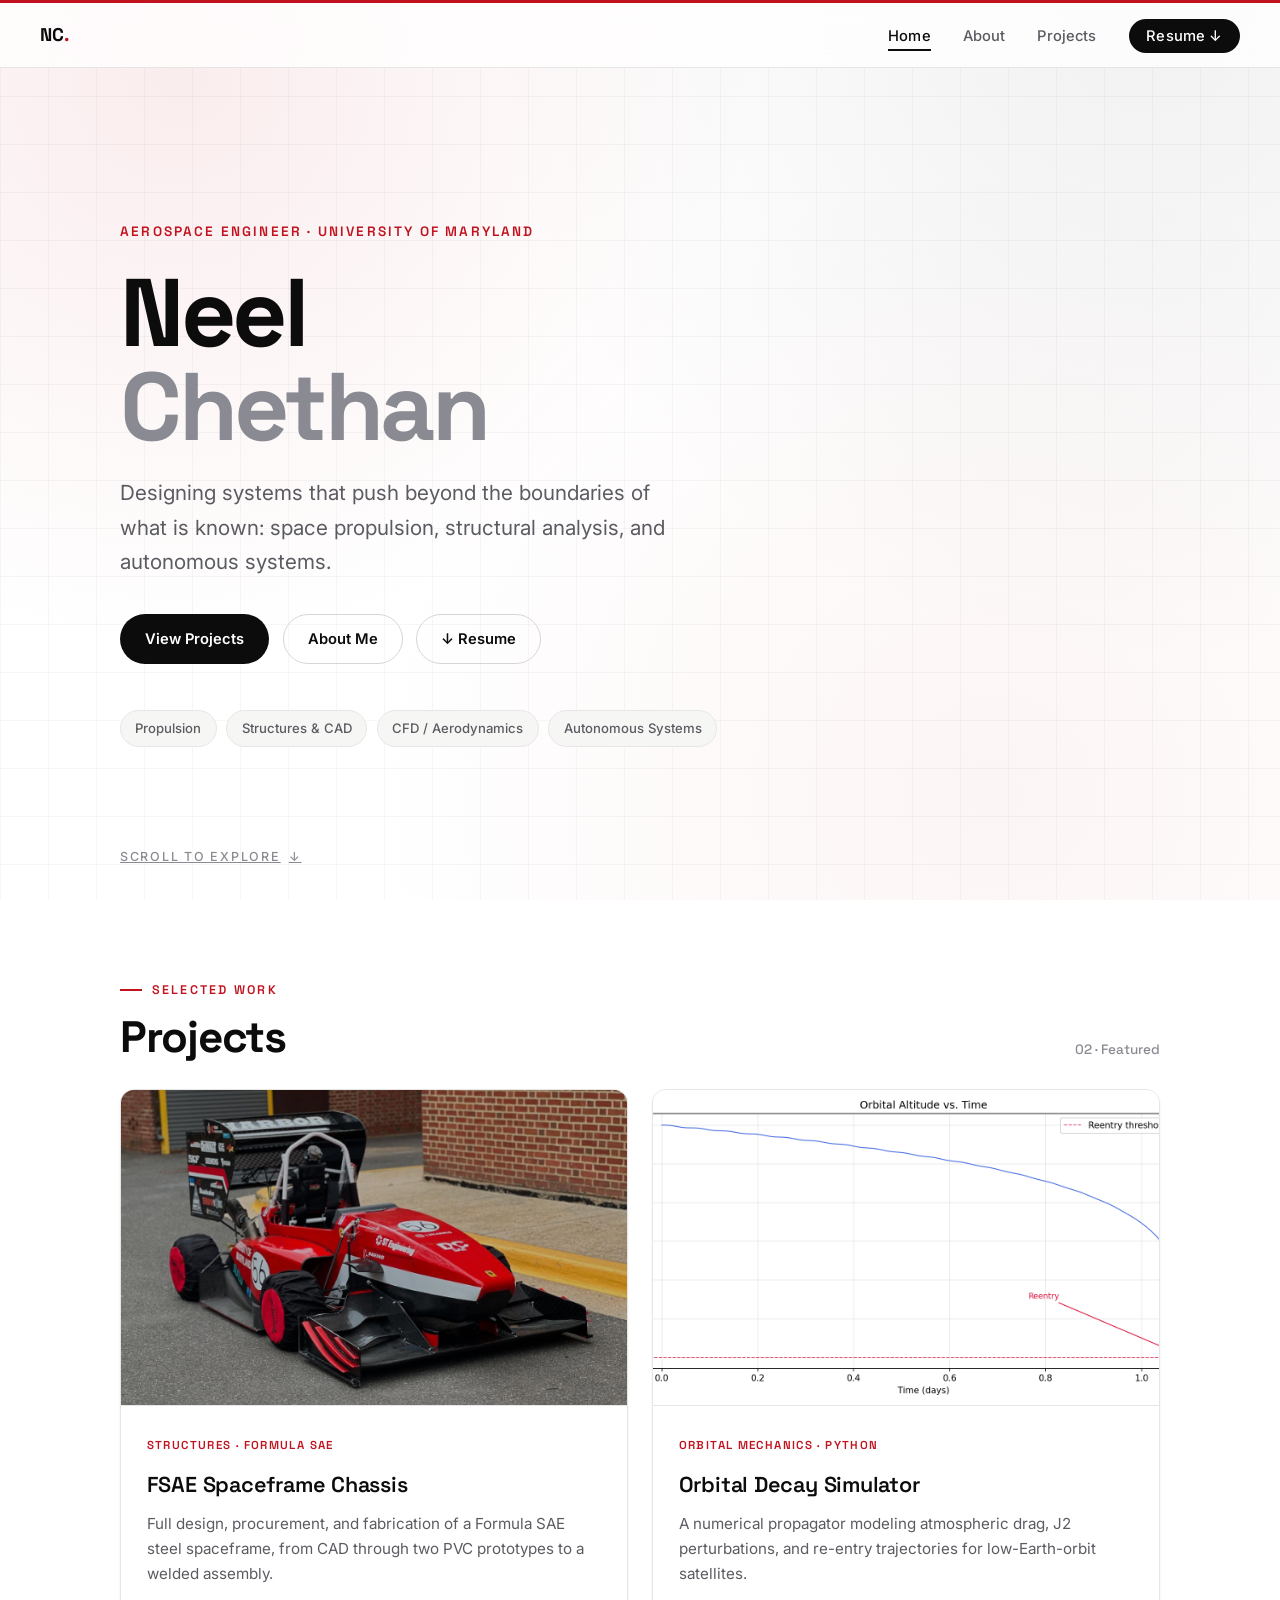
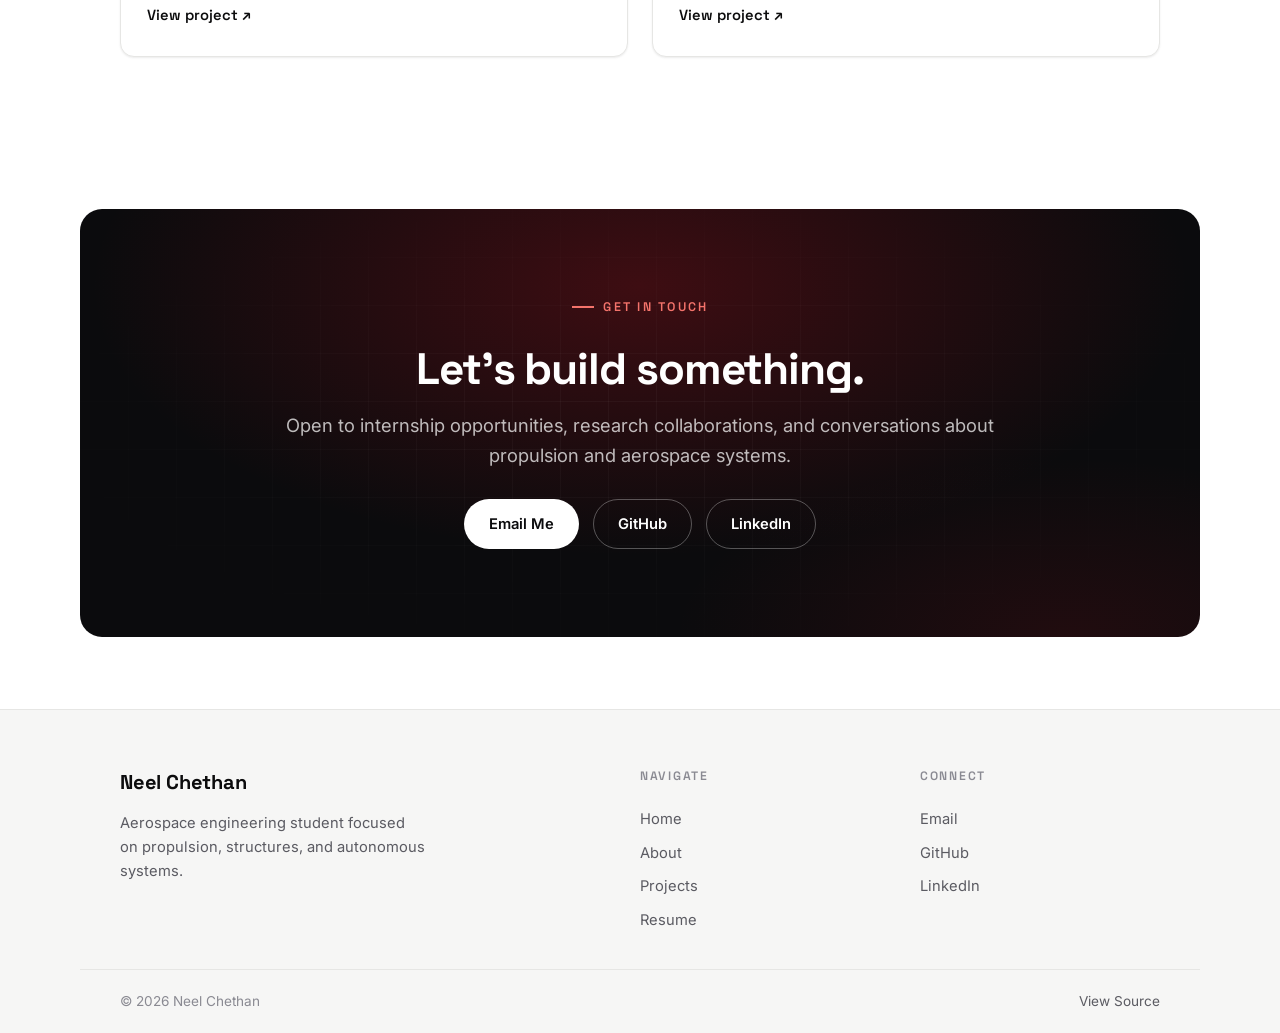
<file: index.html>
<!DOCTYPE html>
<html lang="en">
<head>
  <meta charset="UTF-8" />
  <meta property="og:title" content="Neel Chethan | Aerospace Engineer" />
  <meta property="og:description" content="Projects in aerodynamics, propulsion, and autonomous systems." />
  <meta property="og:image" content="https://neelchethanco.github.io/preview.png?v=3" />
  <meta property="og:image:width" content="1200" />
  <meta property="og:image:height" content="630" />
  <meta property="og:url" content="https://neelchethanco.github.io" />
  <meta property="og:type" content="website" />
  <meta name="twitter:card" content="summary_large_image" />
  <meta name="twitter:title" content="Neel Chethan | Aerospace Engineer" />
  <meta name="twitter:description" content="Projects in aerodynamics, propulsion, and autonomous systems." />
  <meta name="twitter:image" content="https://neelchethanco.github.io/preview.png?v=3" />
  <meta name="viewport" content="width=device-width, initial-scale=1.0" />
  <meta name="color-scheme" content="light" />
  <title>Neel Chethan | Aerospace Engineer</title>
  <meta name="description" content="Aerospace engineering portfolio focused on space propulsion, structural analysis, and hypersonic vehicle design." />
  <link rel="preconnect" href="https://fonts.googleapis.com" />
  <link rel="preconnect" href="https://fonts.gstatic.com" crossorigin />
  <link href="https://fonts.googleapis.com/css2?family=Inter:wght@400;500;600;700&family=Space+Grotesk:wght@500;600;700&display=swap" rel="stylesheet" />
  <link rel="stylesheet" href="css/style.css?v=9" />
</head>
<body>

<nav>
  <a class="nav-logo" href="index.html">NC<span>.</span></a>
  <button class="nav-toggle" aria-label="Toggle menu" aria-expanded="false">
    <span></span><span></span><span></span>
  </button>
  <ul class="nav-links">
    <li><a href="index.html" class="active">Home</a></li>
    <li><a href="about.html">About</a></li>
    <li><a href="#projects">Projects</a></li>
    <li><a href="resume.pdf" target="_blank" class="nav-cta">Resume ↓</a></li>
  </ul>
</nav>

<!-- Hero -->
<main>
  <section class="hero">
    <p class="hero-eyebrow reveal">Aerospace Engineer · University of Maryland</p>
    <h1 class="reveal">Neel<br /><span>Chethan</span></h1>
    <p class="hero-bio reveal">
      Designing systems that push beyond the boundaries of what is known:
      space propulsion, structural analysis, and autonomous systems.
    </p>
    <div class="hero-cta reveal">
      <a class="btn btn-primary" href="#projects">View Projects</a>
      <a class="btn btn-outline" href="about.html">About Me</a>
      <a class="btn btn-outline" href="resume.pdf" target="_blank">↓ Resume</a>
    </div>
    <div class="hero-meta reveal">
      <span>Propulsion</span>
      <span>Structures &amp; CAD</span>
      <span>CFD / Aerodynamics</span>
      <span>Autonomous Systems</span>
    </div>
    <a href="#projects" class="scroll-cue">Scroll to explore</a>
  </section>
</main>

<!-- Projects showcase: compact card grid, scroll-darkening -->
<section id="projects" class="projects-section">
  <div class="projects-inner">
    <p class="section-label">Selected Work</p>
    <div class="proj-head">
      <h2>Projects</h2>
      <span class="proj-count">02 · Featured</span>
    </div>
    <div class="proj-grid">

      <a class="proj-card" href="projects/fsae-chassis.html">
        <div class="proj-card-img">
          <img src="projects/images/umd-fsae-car.png" alt="UMD Formula SAE car" loading="lazy" />
        </div>
        <div class="proj-card-body">
          <span class="proj-card-tag">Structures · Formula SAE</span>
          <h3>FSAE Spaceframe Chassis</h3>
          <p>Full design, procurement, and fabrication of a Formula SAE steel spaceframe, from CAD through two PVC prototypes to a welded assembly.</p>
          <span class="proj-card-cta">View project ↗</span>
        </div>
      </a>

      <a class="proj-card" href="projects/orbital-simulator.html">
        <div class="proj-card-img">
          <img src="projects/images/altitude_decay.png" alt="Orbital altitude decay curve with re-entry threshold" loading="lazy" />
        </div>
        <div class="proj-card-body">
          <span class="proj-card-tag">Orbital Mechanics · Python</span>
          <h3>Orbital Decay Simulator</h3>
          <p>A numerical propagator modeling atmospheric drag, J2 perturbations, and re-entry trajectories for low-Earth-orbit satellites.</p>
          <span class="proj-card-cta">View project ↗</span>
        </div>
      </a>

    </div>
  </div>
</section>

<!-- Contact -->
<section id="contact" class="contact-section">
  <p class="section-label reveal">Get in Touch</p>
  <h2 class="reveal">Let's build something.</h2>
  <p class="lead reveal">
    Open to internship opportunities, research collaborations, and conversations
    about propulsion and aerospace systems.
  </p>
  <div class="hero-cta reveal">
    <a class="btn btn-primary" href="mailto:neelchethan.co@gmail.com">Email Me</a>
    <a class="btn btn-outline" href="https://github.com/neelchethanco" target="_blank">GitHub</a>
    <a class="btn btn-outline" href="https://linkedin.com/in/neelchethan" target="_blank">LinkedIn</a>
  </div>
</section>

<footer class="site-footer">
  <div class="footer-inner">
    <div class="footer-brand">
      <a class="footer-logo" href="index.html">Neel Chethan</a>
      <p>Aerospace engineering student focused on propulsion, structures, and autonomous systems.</p>
    </div>
    <div class="footer-col">
      <h4>Navigate</h4>
      <a href="index.html">Home</a>
      <a href="about.html">About</a>
      <a href="index.html#projects">Projects</a>
      <a href="resume.pdf" target="_blank">Resume</a>
    </div>
    <div class="footer-col">
      <h4>Connect</h4>
      <a href="mailto:neelchethan.co@gmail.com">Email</a>
      <a href="https://github.com/neelchethanco" target="_blank">GitHub</a>
      <a href="https://linkedin.com/in/neelchethan" target="_blank">LinkedIn</a>
    </div>
  </div>
  <div class="footer-bottom">
    <span>© 2026 Neel Chethan</span>
    <a href="https://github.com/neelchethanco/neelchethanco.github.io" target="_blank">View Source</a>
  </div>
</footer>

<script src="js/main.js?v=7"></script>
</body>
</html>
</file>
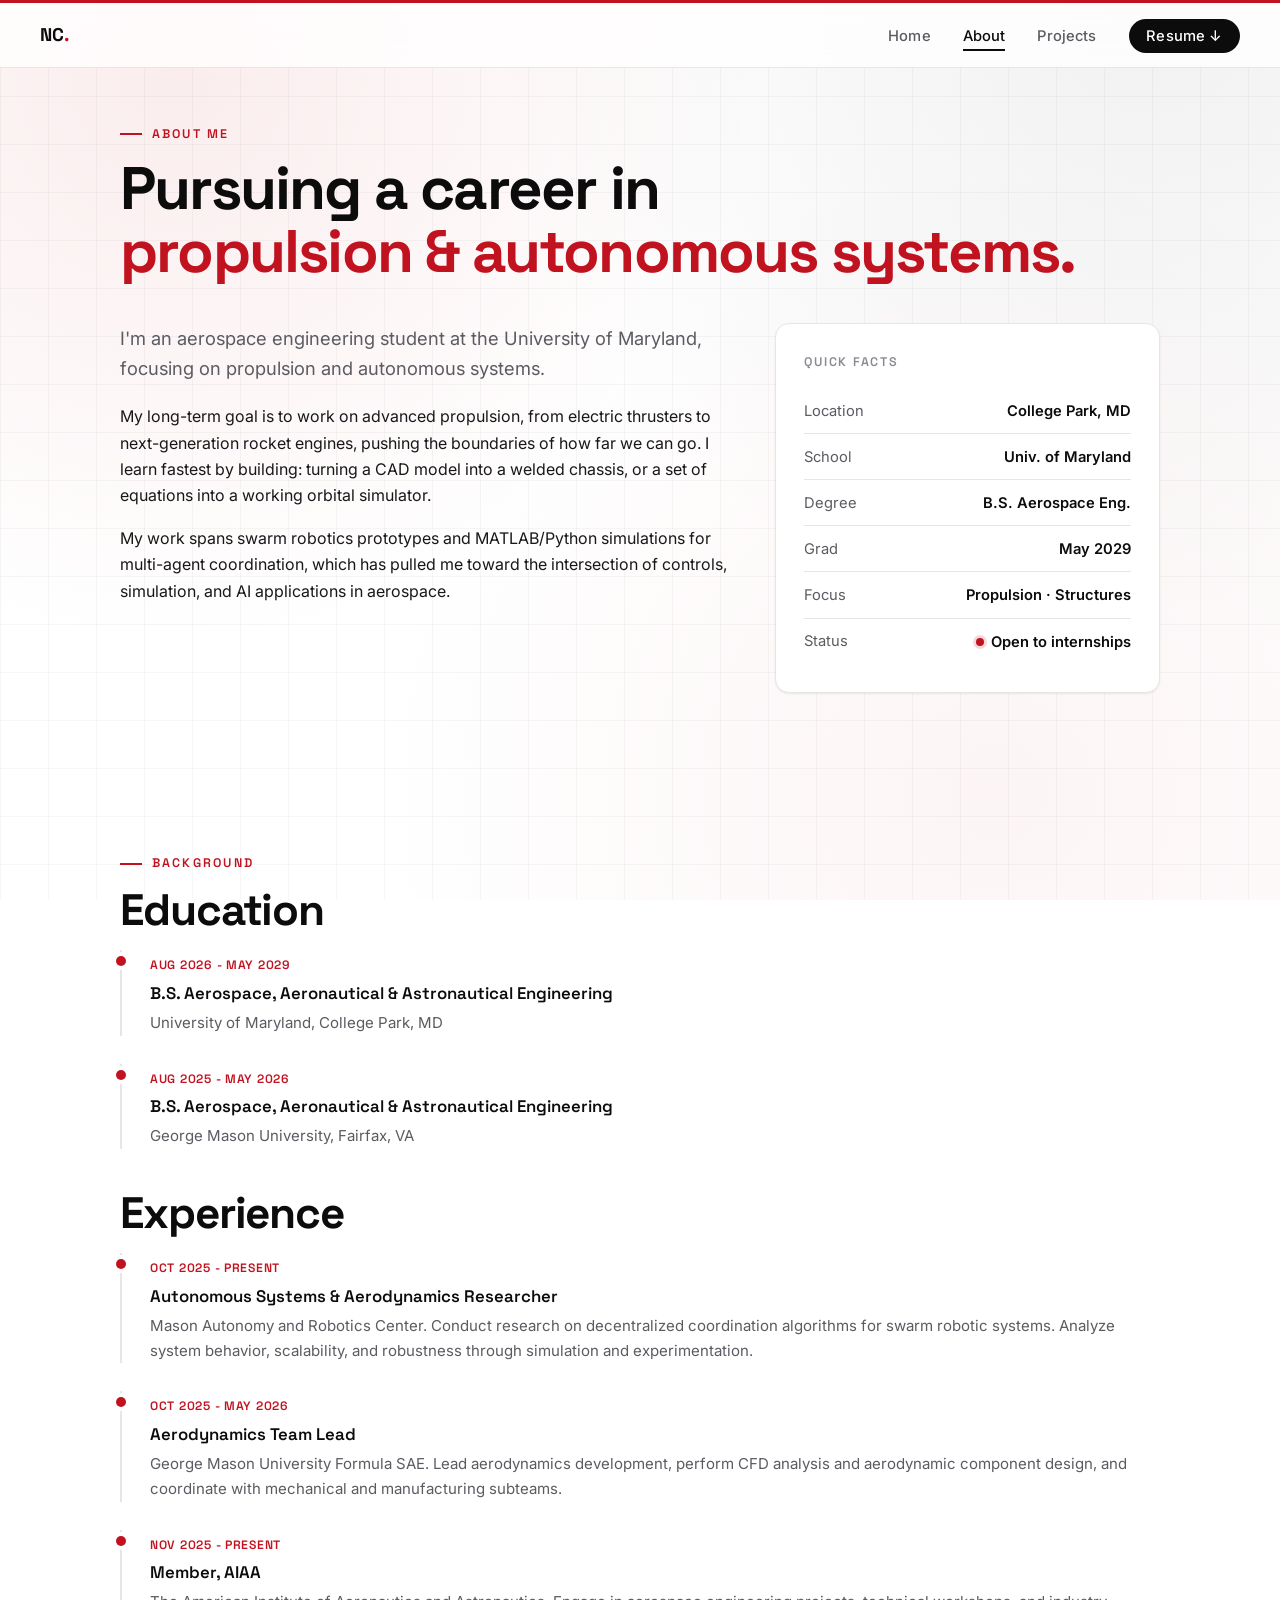
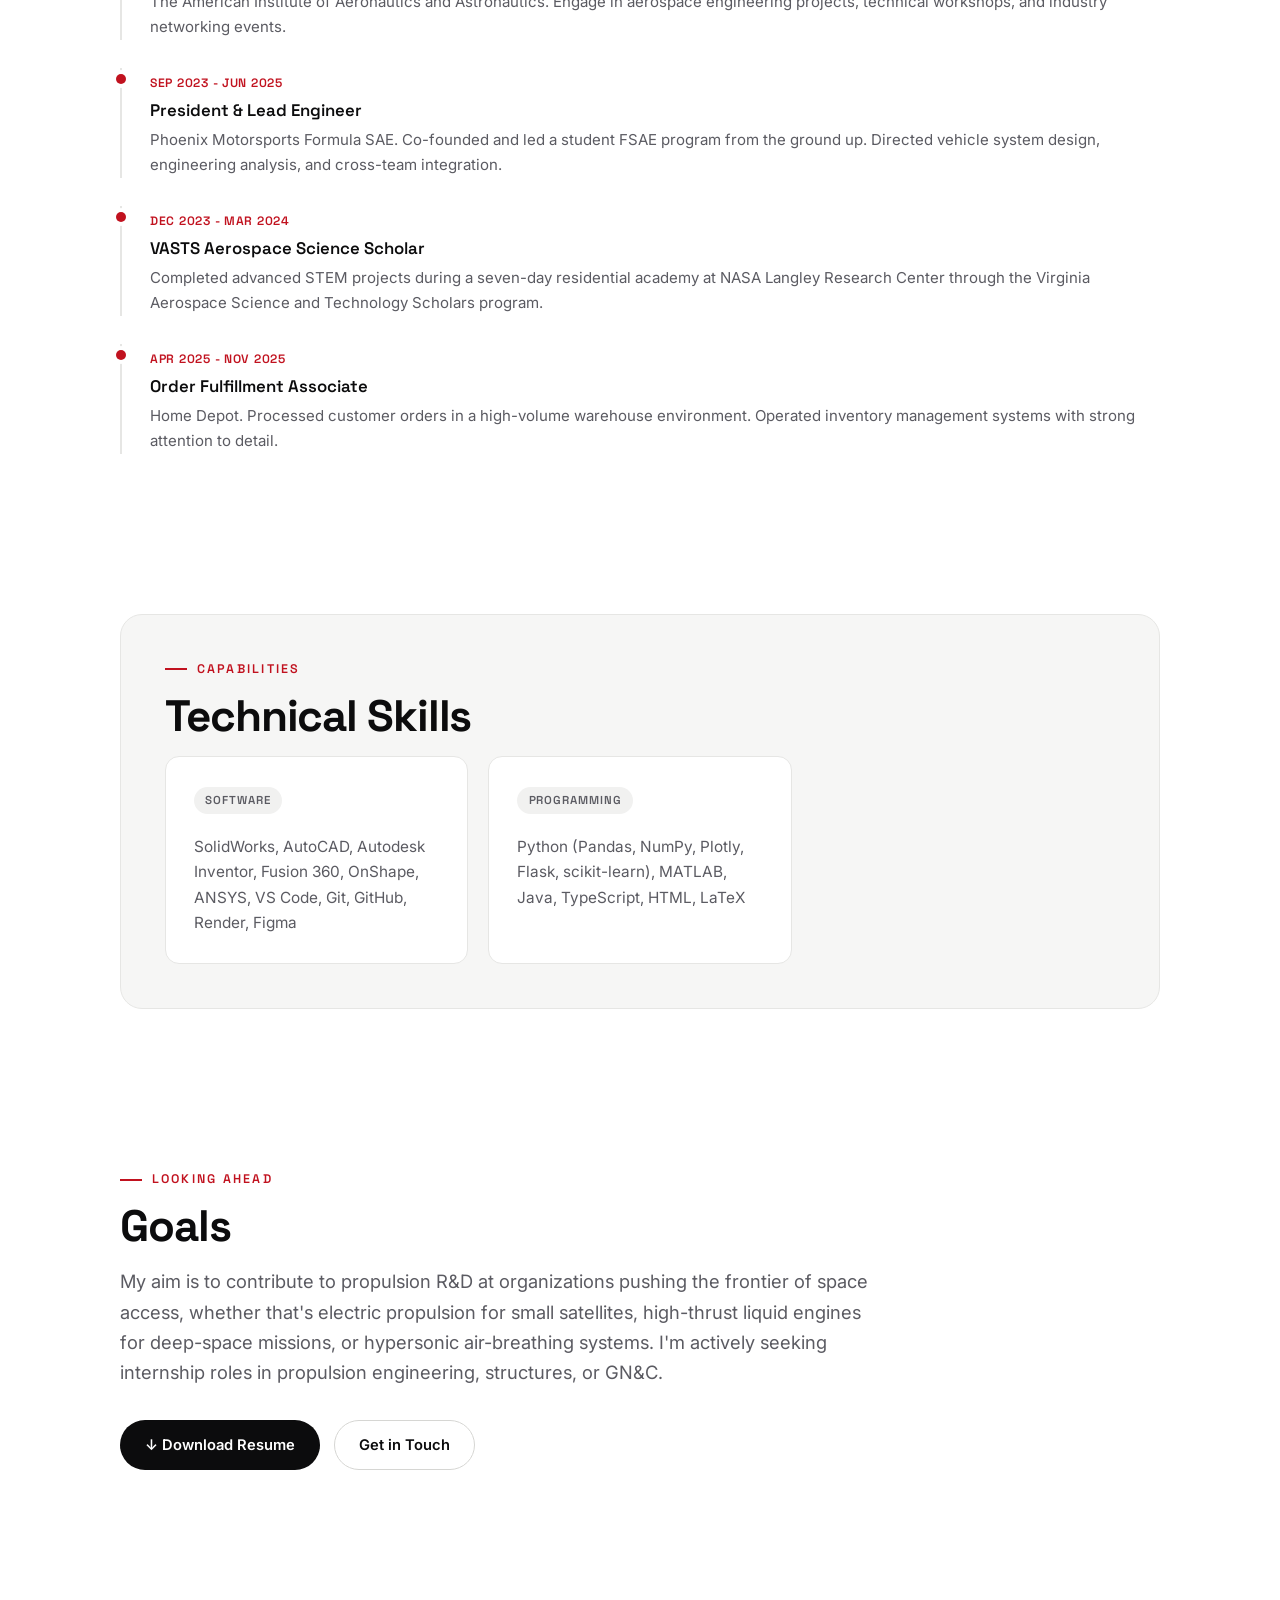
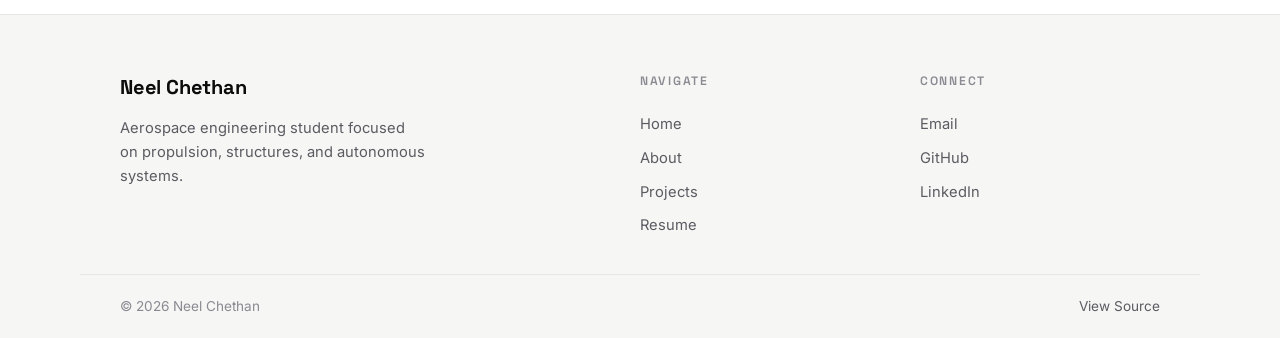
<file: about.html>
<!DOCTYPE html>
<html lang="en">
<head>
  <meta charset="UTF-8" />
  <meta name="viewport" content="width=device-width, initial-scale=1.0" />
  <meta name="color-scheme" content="light" />
  <title>About | Neel Chethan</title>
  <meta name="description" content="Aerospace engineering student at the University of Maryland, focused on propulsion and autonomous systems." />
  <link rel="preconnect" href="https://fonts.googleapis.com" />
  <link rel="preconnect" href="https://fonts.gstatic.com" crossorigin />
  <link href="https://fonts.googleapis.com/css2?family=Inter:wght@400;500;600;700&family=Space+Grotesk:wght@500;600;700&display=swap" rel="stylesheet" />
  <link rel="stylesheet" href="css/style.css?v=9" />
</head>
<body>

<nav>
  <a class="nav-logo" href="index.html">NC<span>.</span></a>
  <button class="nav-toggle" aria-label="Toggle menu" aria-expanded="false">
    <span></span><span></span><span></span>
  </button>
  <ul class="nav-links">
    <li><a href="index.html">Home</a></li>
    <li><a href="about.html" class="active">About</a></li>
    <li><a href="index.html#projects">Projects</a></li>
    <li><a href="resume.pdf" target="_blank" class="nav-cta">Resume ↓</a></li>
  </ul>
</nav>

<main>

  <!-- Page hero -->
  <section class="page-hero">
    <p class="section-label">About Me</p>
    <h1>Pursuing a career in<br /><span>propulsion &amp; autonomous systems.</span></h1>
  </section>

  <!-- Intro + quick facts -->
  <section style="padding-top: 0;">
    <div class="about-layout">
      <div>
        <p class="lead" style="margin-bottom: 1.25rem;">
          I'm an aerospace engineering student at the University of Maryland, focusing on
          propulsion and autonomous systems.
        </p>
        <p style="color: var(--text); max-width: var(--readw); margin-bottom: 1rem;">
          My long-term goal is to work on advanced propulsion, from electric thrusters to
          next-generation rocket engines, pushing the boundaries of how far we can go. I learn
          fastest by building: turning a CAD model into a welded chassis, or a set of equations
          into a working orbital simulator.
        </p>
        <p style="color: var(--text); max-width: var(--readw);">
          My work spans swarm robotics prototypes and MATLAB/Python simulations for multi-agent
          coordination, which has pulled me toward the intersection of controls, simulation, and
          AI applications in aerospace.
        </p>
      </div>

      <aside class="fact-card">
        <h4>Quick Facts</h4>
        <div class="fact-row"><span class="k">Location</span><span class="v">College Park, MD</span></div>
        <div class="fact-row"><span class="k">School</span><span class="v">Univ. of Maryland</span></div>
        <div class="fact-row"><span class="k">Degree</span><span class="v">B.S. Aerospace Eng.</span></div>
        <div class="fact-row"><span class="k">Grad</span><span class="v">May 2029</span></div>
        <div class="fact-row"><span class="k">Focus</span><span class="v">Propulsion · Structures</span></div>
        <div class="fact-row"><span class="k">Status</span><span class="v"><span class="status-pill">Open to internships</span></span></div>
      </aside>
    </div>
  </section>

  <!-- Education -->
  <section class="reveal" style="padding-bottom: 2.5rem;">
    <p class="section-label">Background</p>
    <h2>Education</h2>
    <ul class="timeline">
      <li>
        <span class="timeline-year">Aug 2026 - May 2029</span>
        <p class="timeline-title">B.S. Aerospace, Aeronautical &amp; Astronautical Engineering</p>
        <p class="timeline-desc">University of Maryland, College Park, MD</p>
      </li>
      <li>
        <span class="timeline-year">Aug 2025 - May 2026</span>
        <p class="timeline-title">B.S. Aerospace, Aeronautical &amp; Astronautical Engineering</p>
        <p class="timeline-desc">George Mason University, Fairfax, VA</p>
      </li>
    </ul>
  </section>

  <!-- Experience -->
  <section class="reveal" style="padding-top: 0;">
    <h2>Experience</h2>
    <ul class="timeline">
      <li>
        <span class="timeline-year">Oct 2025 - Present</span>
        <p class="timeline-title">Autonomous Systems &amp; Aerodynamics Researcher</p>
        <p class="timeline-desc">Mason Autonomy and Robotics Center. Conduct research on
        decentralized coordination algorithms for swarm robotic systems. Analyze system behavior,
        scalability, and robustness through simulation and experimentation.</p>
      </li>
      <li>
        <span class="timeline-year">Oct 2025 - May 2026</span>
        <p class="timeline-title">Aerodynamics Team Lead</p>
        <p class="timeline-desc">George Mason University Formula SAE. Lead aerodynamics
        development, perform CFD analysis and aerodynamic component design, and coordinate
        with mechanical and manufacturing subteams.</p>
      </li>
      <li>
        <span class="timeline-year">Nov 2025 - Present</span>
        <p class="timeline-title">Member, AIAA</p>
        <p class="timeline-desc">The American Institute of Aeronautics and Astronautics. Engage in
        aerospace engineering projects, technical workshops, and industry networking events.</p>
      </li>
      <li>
        <span class="timeline-year">Sep 2023 - Jun 2025</span>
        <p class="timeline-title">President &amp; Lead Engineer</p>
        <p class="timeline-desc">Phoenix Motorsports Formula SAE. Co-founded and led a
        student FSAE program from the ground up. Directed vehicle system design, engineering
        analysis, and cross-team integration.</p>
      </li>
      <li>
        <span class="timeline-year">Dec 2023 - Mar 2024</span>
        <p class="timeline-title">VASTS Aerospace Science Scholar</p>
        <p class="timeline-desc">Completed advanced STEM projects during a seven-day
        residential academy at NASA Langley Research Center through the Virginia Aerospace
        Science and Technology Scholars program.</p>
      </li>
      <li>
        <span class="timeline-year">Apr 2025 - Nov 2025</span>
        <p class="timeline-title">Order Fulfillment Associate</p>
        <p class="timeline-desc">Home Depot. Processed customer orders in a high-volume
        warehouse environment. Operated inventory management systems with strong attention
        to detail.</p>
      </li>
    </ul>
  </section>

  <!-- Technical Skills -->
  <section class="reveal">
    <div style="background: var(--bg-alt); border: 1px solid var(--border); border-radius: var(--radius-lg); padding: clamp(1.75rem, 4vw, 2.75rem);">
      <p class="section-label">Capabilities</p>
      <h2>Technical Skills</h2>
      <div class="card-grid">
        <div class="card">
          <span class="card-tag">Software</span>
          <p>SolidWorks, AutoCAD, Autodesk Inventor, Fusion 360, OnShape, ANSYS, VS Code, Git, GitHub, Render, Figma</p>
        </div>
        <div class="card">
          <span class="card-tag">Programming</span>
          <p>Python (Pandas, NumPy, Plotly, Flask, scikit-learn), MATLAB, Java, TypeScript, HTML, LaTeX</p>
        </div>
      </div>
    </div>
  </section>

  <!-- Goals -->
  <section class="reveal">
    <p class="section-label">Looking Ahead</p>
    <h2>Goals</h2>
    <p class="lead" style="margin-bottom: 2rem;">
      My aim is to contribute to propulsion R&amp;D at organizations pushing the frontier
      of space access, whether that's electric propulsion for small satellites, high-thrust
      liquid engines for deep-space missions, or hypersonic air-breathing systems. I'm
      actively seeking internship roles in propulsion engineering, structures, or GN&amp;C.
    </p>
    <div class="hero-cta">
      <a class="btn btn-primary" href="resume.pdf" target="_blank">↓ Download Resume</a>
      <a class="btn btn-outline" href="mailto:neelchethan.co@gmail.com">Get in Touch</a>
    </div>
  </section>

</main>

<footer class="site-footer">
  <div class="footer-inner">
    <div class="footer-brand">
      <a class="footer-logo" href="index.html">Neel Chethan</a>
      <p>Aerospace engineering student focused on propulsion, structures, and autonomous systems.</p>
    </div>
    <div class="footer-col">
      <h4>Navigate</h4>
      <a href="index.html">Home</a>
      <a href="about.html">About</a>
      <a href="index.html#projects">Projects</a>
      <a href="resume.pdf" target="_blank">Resume</a>
    </div>
    <div class="footer-col">
      <h4>Connect</h4>
      <a href="mailto:neelchethan.co@gmail.com">Email</a>
      <a href="https://github.com/neelchethanco" target="_blank">GitHub</a>
      <a href="https://linkedin.com/in/neelchethan" target="_blank">LinkedIn</a>
    </div>
  </div>
  <div class="footer-bottom">
    <span>© 2026 Neel Chethan</span>
    <a href="https://github.com/neelchethanco/neelchethanco.github.io" target="_blank">View Source</a>
  </div>
</footer>

<script src="js/main.js?v=7"></script>
</body>
</html>
</file>
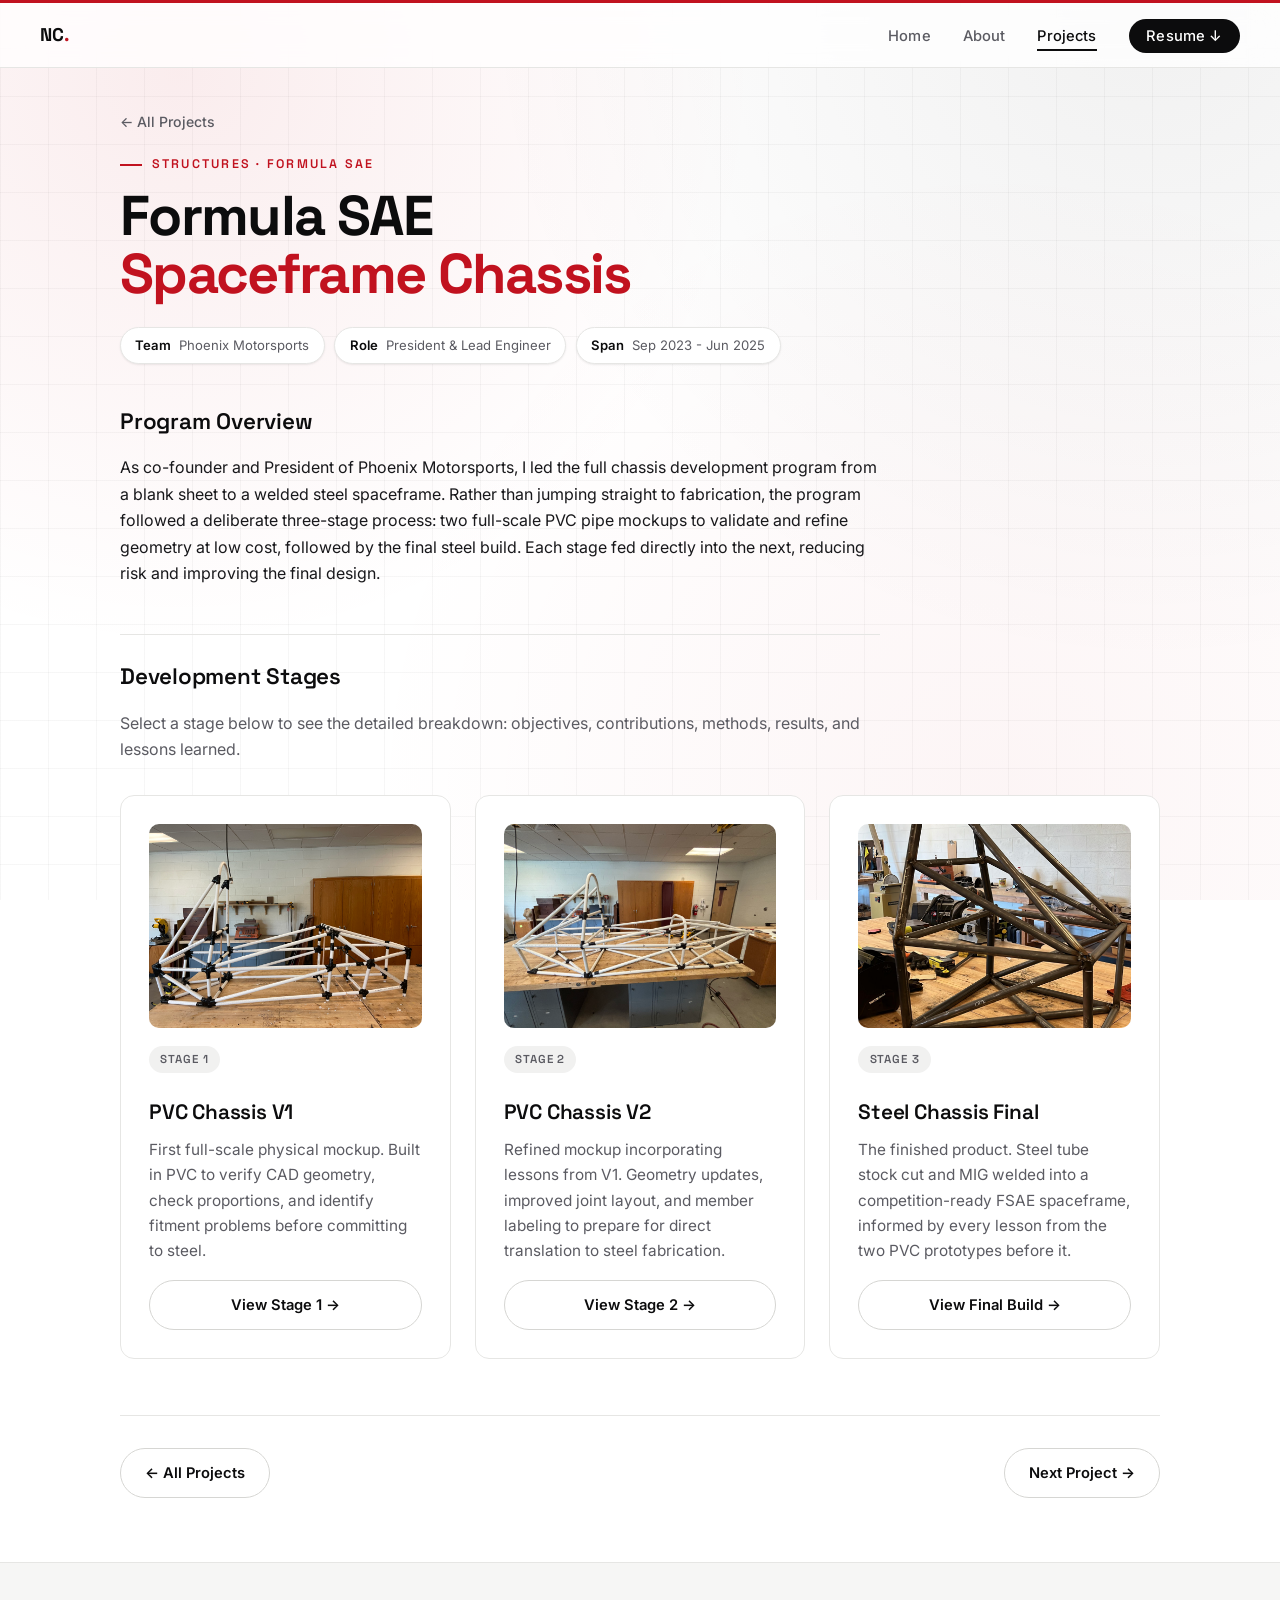
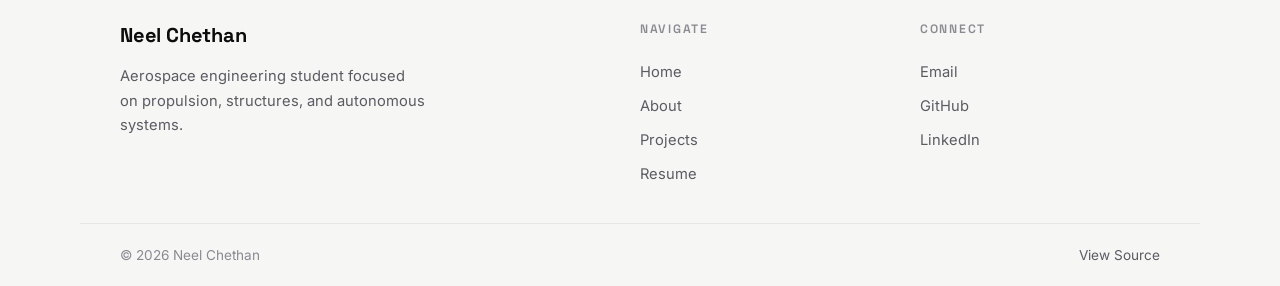
<file: projects/fsae-chassis.html>
<!DOCTYPE html>
<html lang="en">
<head>
  <meta charset="UTF-8" />
  <meta name="viewport" content="width=device-width, initial-scale=1.0" />
  <meta name="color-scheme" content="light" />
  <title>FSAE Spaceframe Chassis | Neel Chethan</title>
  <meta name="description" content="Design, prototyping, and fabrication of a Formula SAE steel spaceframe chassis, from CAD through two PVC mockups to a welded final build." />
  <link rel="preconnect" href="https://fonts.googleapis.com" />
  <link rel="preconnect" href="https://fonts.gstatic.com" crossorigin />
  <link href="https://fonts.googleapis.com/css2?family=Inter:wght@400;500;600;700&family=Space+Grotesk:wght@500;600;700&display=swap" rel="stylesheet" />
  <link rel="stylesheet" href="../css/style.css?v=9" />
</head>
<body>

<nav>
  <a class="nav-logo" href="../index.html">NC<span>.</span></a>
  <button class="nav-toggle" aria-label="Toggle menu" aria-expanded="false">
    <span></span><span></span><span></span>
  </button>
  <ul class="nav-links">
    <li><a href="../index.html">Home</a></li>
    <li><a href="../about.html">About</a></li>
    <li><a href="../index.html#projects" class="active">Projects</a></li>
    <li><a href="../resume.pdf" target="_blank" class="nav-cta">Resume ↓</a></li>
  </ul>
</nav>

<main>

  <section class="project-hero">
    <a href="../index.html#projects" class="breadcrumb">← All Projects</a>
    <p class="section-label" style="margin-top: 1.25rem;">Structures · Formula SAE</p>
    <h1>Formula SAE<br /><span>Spaceframe Chassis</span></h1>
    <div class="project-meta">
      <span class="meta-chip"><strong>Team</strong> &nbsp;Phoenix Motorsports</span>
      <span class="meta-chip"><strong>Role</strong> &nbsp;President &amp; Lead Engineer</span>
      <span class="meta-chip"><strong>Span</strong> &nbsp;Sep 2023 - Jun 2025</span>
    </div>
  </section>

  <div class="project-content">
    <h3>Program Overview</h3>
    <p>
      As co-founder and President of Phoenix Motorsports, I led the full chassis development
      program from a blank sheet to a welded steel spaceframe. Rather than jumping straight to
      fabrication, the program followed a deliberate three-stage process: two full-scale PVC
      pipe mockups to validate and refine geometry at low cost, followed by the final steel build.
      Each stage fed directly into the next, reducing risk and improving the final design.
    </p>

    <h3>Development Stages</h3>
    <p style="color: var(--muted); margin-bottom: 2rem;">
      Select a stage below to see the detailed breakdown: objectives, contributions, methods, results, and lessons learned.
    </p>
  </div>

  <div class="card-grid" style="gap: 1.5rem;">

    <div class="card" style="display: flex; flex-direction: column; gap: 1rem;">
      <img src="images/fsae/pvc-v1-1.jpeg" alt="PVC Chassis V1"
        style="width:100%; border-radius:10px; aspect-ratio:4/3; object-fit:cover;" />
      <div>
        <span class="card-tag">Stage 1</span>
        <h3 style="margin-top: 0.5rem; border: none; padding: 0;">PVC Chassis V1</h3>
        <p>First full-scale physical mockup. Built in PVC to verify CAD geometry, check proportions,
        and identify fitment problems before committing to steel.</p>
      </div>
      <a href="fsae-pvc-v1.html" class="btn btn-outline" style="margin-top: auto; justify-content: center;">
        View Stage 1 →
      </a>
    </div>

    <div class="card" style="display: flex; flex-direction: column; gap: 1rem;">
      <img src="images/fsae/pvc-v2-1.jpeg" alt="PVC Chassis V2"
        style="width:100%; border-radius:10px; aspect-ratio:4/3; object-fit:cover;" />
      <div>
        <span class="card-tag">Stage 2</span>
        <h3 style="margin-top: 0.5rem; border: none; padding: 0;">PVC Chassis V2</h3>
        <p>Refined mockup incorporating lessons from V1. Geometry updates, improved joint layout,
        and member labeling to prepare for direct translation to steel fabrication.</p>
      </div>
      <a href="fsae-pvc-v2.html" class="btn btn-outline" style="margin-top: auto; justify-content: center;">
        View Stage 2 →
      </a>
    </div>

    <div class="card" style="display: flex; flex-direction: column; gap: 1rem;">
      <img src="images/fsae/steel-1.jpeg" alt="Steel Chassis Final"
        style="width:100%; border-radius:10px; aspect-ratio:4/3; object-fit:cover;" />
      <div>
        <span class="card-tag">Stage 3</span>
        <h3 style="margin-top: 0.5rem; border: none; padding: 0;">Steel Chassis Final</h3>
        <p>The finished product. Steel tube stock cut and MIG welded into a competition-ready
        FSAE spaceframe, informed by every lesson from the two PVC prototypes before it.</p>
      </div>
      <a href="fsae-steel.html" class="btn btn-outline" style="margin-top: auto; justify-content: center;">
        View Final Build →
      </a>
    </div>

  </div>

  <div class="project-nav-footer" style="max-width: none;">
    <a href="../index.html#projects" class="btn btn-outline">← All Projects</a>
    <a href="../projects/orbital-simulator.html" class="btn btn-outline">Next Project →</a>
  </div>

</main>

<footer class="site-footer">
  <div class="footer-inner">
    <div class="footer-brand">
      <a class="footer-logo" href="../index.html">Neel Chethan</a>
      <p>Aerospace engineering student focused on propulsion, structures, and autonomous systems.</p>
    </div>
    <div class="footer-col">
      <h4>Navigate</h4>
      <a href="../index.html">Home</a>
      <a href="../about.html">About</a>
      <a href="../index.html#projects">Projects</a>
      <a href="../resume.pdf" target="_blank">Resume</a>
    </div>
    <div class="footer-col">
      <h4>Connect</h4>
      <a href="mailto:neelchethan.co@gmail.com">Email</a>
      <a href="https://github.com/neelchethanco" target="_blank">GitHub</a>
      <a href="https://linkedin.com/in/neelchethan" target="_blank">LinkedIn</a>
    </div>
  </div>
  <div class="footer-bottom">
    <span>© 2026 Neel Chethan</span>
    <a href="https://github.com/neelchethanco/neelchethanco.github.io" target="_blank">View Source</a>
  </div>
</footer>

<script src="../js/main.js?v=7"></script>
</body>
</html>
</file>
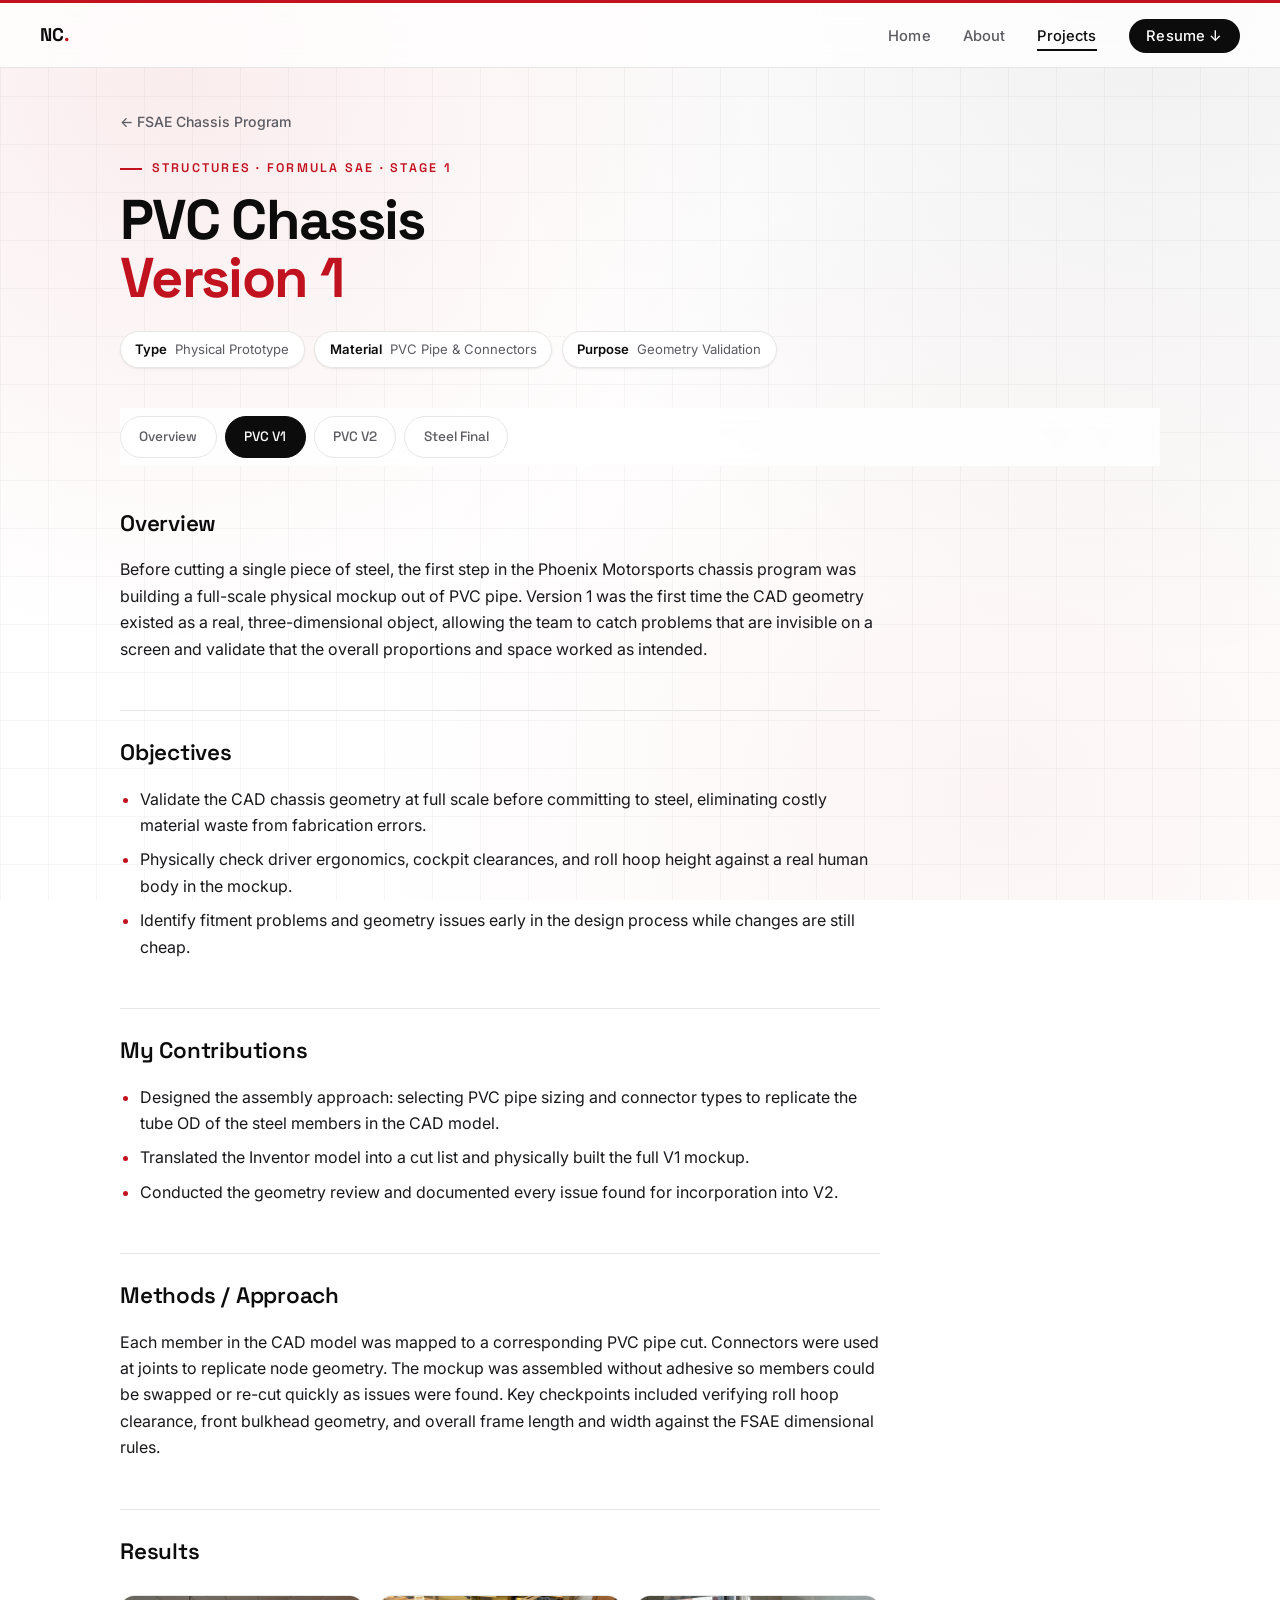
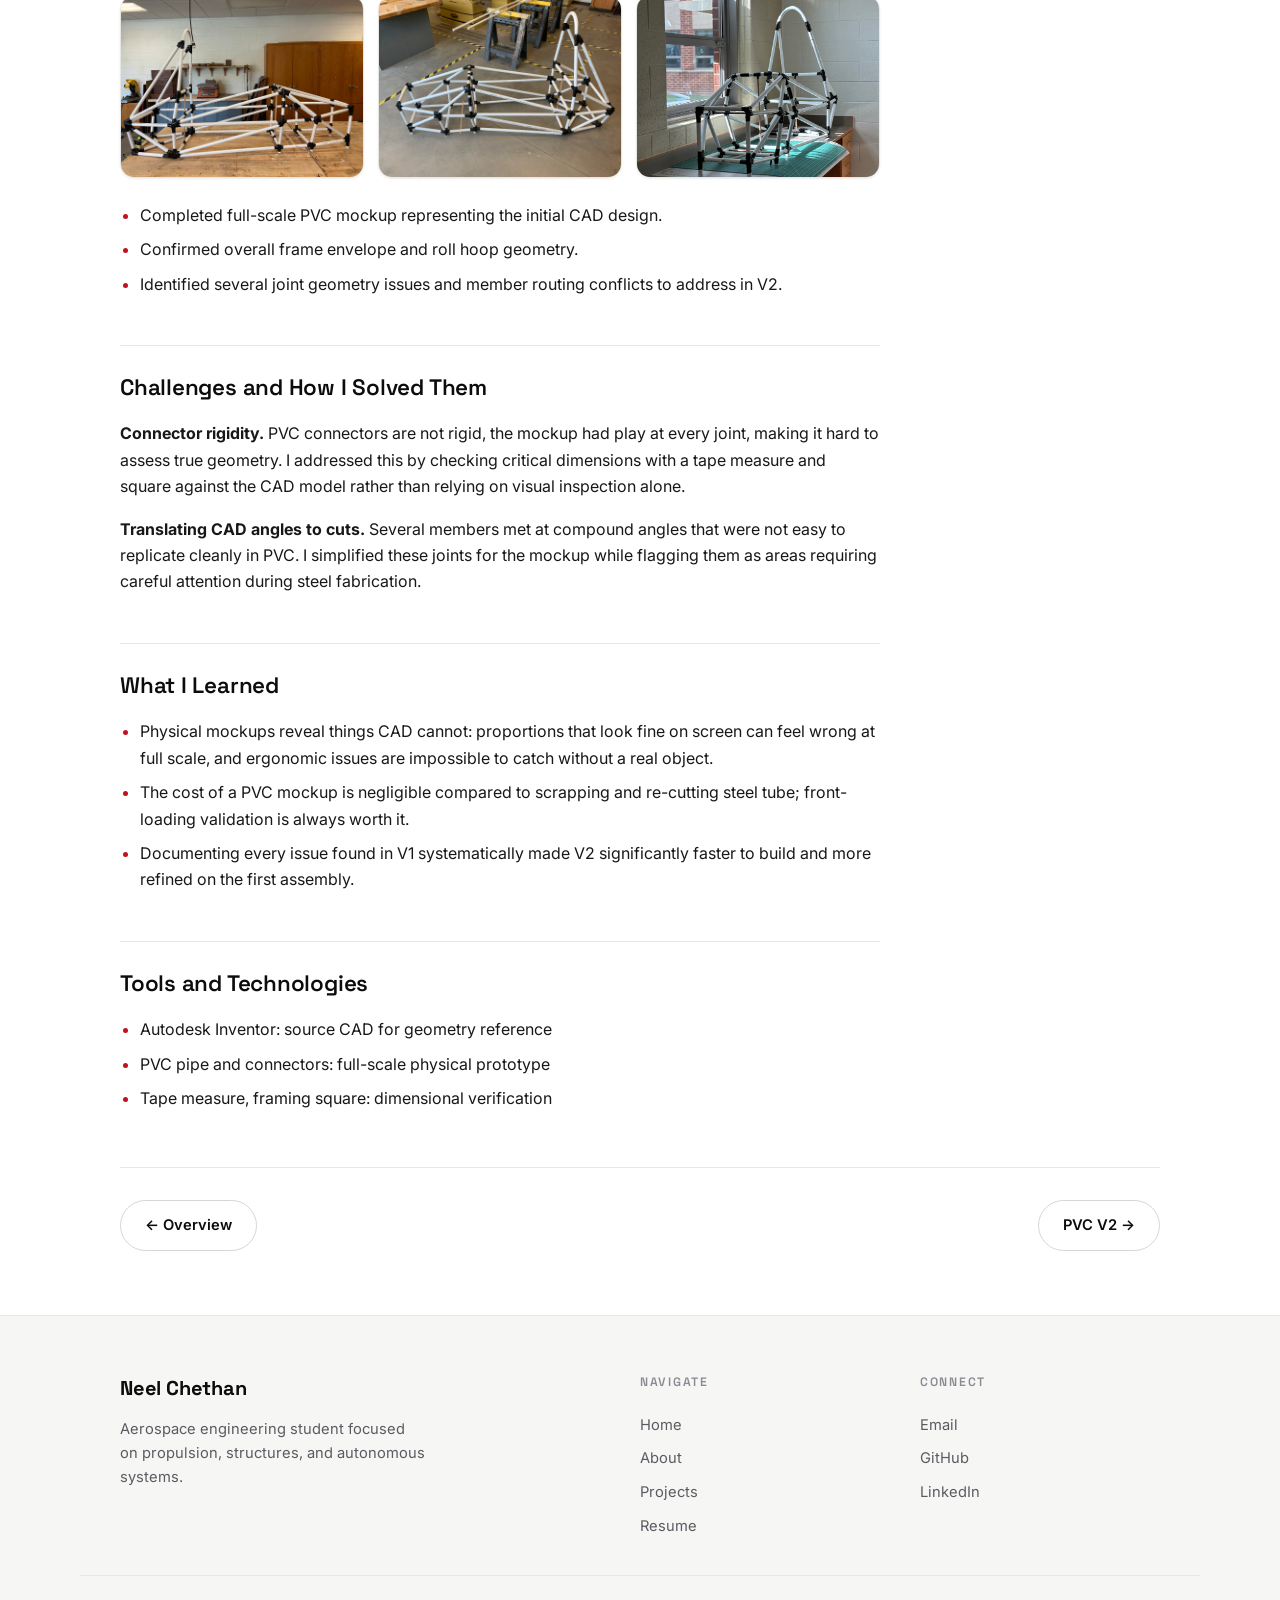
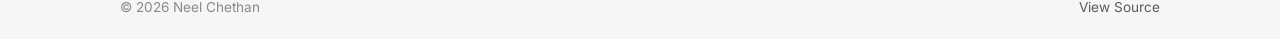
<file: projects/fsae-pvc-v1.html>
<!DOCTYPE html>
<html lang="en">
<head>
  <meta charset="UTF-8" />
  <meta name="viewport" content="width=device-width, initial-scale=1.0" />
  <meta name="color-scheme" content="light" />
  <title>PVC Chassis V1 | FSAE | Neel Chethan</title>
  <link rel="preconnect" href="https://fonts.googleapis.com" />
  <link rel="preconnect" href="https://fonts.gstatic.com" crossorigin />
  <link href="https://fonts.googleapis.com/css2?family=Inter:wght@400;500;600;700&family=Space+Grotesk:wght@500;600;700&display=swap" rel="stylesheet" />
  <link rel="stylesheet" href="../css/style.css?v=9" />
</head>
<body>

<nav>
  <a class="nav-logo" href="../index.html">NC<span>.</span></a>
  <button class="nav-toggle" aria-label="Toggle menu" aria-expanded="false">
    <span></span><span></span><span></span>
  </button>
  <ul class="nav-links">
    <li><a href="../index.html">Home</a></li>
    <li><a href="../about.html">About</a></li>
    <li><a href="../index.html#projects" class="active">Projects</a></li>
    <li><a href="../resume.pdf" target="_blank" class="nav-cta">Resume ↓</a></li>
  </ul>
</nav>

<main>

  <section class="project-hero">
    <a href="fsae-chassis.html" class="breadcrumb">
      ← FSAE Chassis Program
    </a>

    <p class="section-label" style="margin-top: 1.5rem;">Structures · Formula SAE · Stage 1</p>
    <h1>
      PVC Chassis<br /><span style="color: var(--accent);">Version 1</span>
    </h1>

    <div class="project-meta">
      <span class="meta-chip"><strong>Type</strong> &nbsp;Physical Prototype</span>
      <span class="meta-chip"><strong>Material</strong> &nbsp;PVC Pipe &amp; Connectors</span>
      <span class="meta-chip"><strong>Purpose</strong> &nbsp;Geometry Validation</span>
    </div>
  </section>

  <div class="project-subnav">
    <a href="fsae-chassis.html">Overview</a>
    <a href="fsae-pvc-v1.html" class="active">PVC V1</a>
    <a href="fsae-pvc-v2.html">PVC V2</a>
    <a href="fsae-steel.html">Steel Final</a>
  </div>

  <div class="project-content">

    <h3>Overview</h3>
    <p>
      Before cutting a single piece of steel, the first step in the Phoenix Motorsports chassis
      program was building a full-scale physical mockup out of PVC pipe. Version 1 was the first
      time the CAD geometry existed as a real, three-dimensional object, allowing the team to
      catch problems that are invisible on a screen and validate that the overall proportions and
      space worked as intended.
    </p>

    <h3>Objectives</h3>
    <ul>
      <li>Validate the CAD chassis geometry at full scale before committing to steel, eliminating costly material waste from fabrication errors.</li>
      <li>Physically check driver ergonomics, cockpit clearances, and roll hoop height against a real human body in the mockup.</li>
      <li>Identify fitment problems and geometry issues early in the design process while changes are still cheap.</li>
    </ul>

    <h3>My Contributions</h3>
    <ul>
      <li>Designed the assembly approach: selecting PVC pipe sizing and connector types to replicate the tube OD of the steel members in the CAD model.</li>
      <li>Translated the Inventor model into a cut list and physically built the full V1 mockup.</li>
      <li>Conducted the geometry review and documented every issue found for incorporation into V2.</li>
    </ul>

    <h3>Methods / Approach</h3>
    <p>
      Each member in the CAD model was mapped to a corresponding PVC pipe cut. Connectors
      were used at joints to replicate node geometry. The mockup was assembled without adhesive
      so members could be swapped or re-cut quickly as issues were found. Key checkpoints
      included verifying roll hoop clearance, front bulkhead geometry, and overall frame length
      and width against the FSAE dimensional rules.
    </p>

    <h3>Results</h3>

    <div class="photo-grid">
      <img src="images/fsae/pvc-v1-1.jpeg" alt="PVC V1 side view" />
      <img src="images/fsae/pvc-v1-2.jpeg" alt="PVC V1 three-quarter view" />
      <img src="images/fsae/pvc-v1-3.jpeg" alt="PVC V1 detail" />
    </div>

    <ul>
      <li>Completed full-scale PVC mockup representing the initial CAD design.</li>
      <li>Confirmed overall frame envelope and roll hoop geometry.</li>
      <li>Identified several joint geometry issues and member routing conflicts to address in V2.</li>
    </ul>

    <h3>Challenges and How I Solved Them</h3>
    <p>
      <strong style="color: var(--text);">Connector rigidity.</strong> PVC connectors are not
      rigid, the mockup had play at every joint, making it hard to assess true geometry.
      I addressed this by checking critical dimensions with a tape measure and square against
      the CAD model rather than relying on visual inspection alone.
    </p>
    <p>
      <strong style="color: var(--text);">Translating CAD angles to cuts.</strong> Several
      members met at compound angles that were not easy to replicate cleanly in PVC. I simplified
      these joints for the mockup while flagging them as areas requiring careful attention during
      steel fabrication.
    </p>

    <h3>What I Learned</h3>
    <ul>
      <li>Physical mockups reveal things CAD cannot: proportions that look fine on screen can feel wrong at full scale, and ergonomic issues are impossible to catch without a real object.</li>
      <li>The cost of a PVC mockup is negligible compared to scrapping and re-cutting steel tube; front-loading validation is always worth it.</li>
      <li>Documenting every issue found in V1 systematically made V2 significantly faster to build and more refined on the first assembly.</li>
    </ul>

    <h3>Tools and Technologies</h3>
    <ul>
      <li>Autodesk Inventor: source CAD for geometry reference</li>
      <li>PVC pipe and connectors: full-scale physical prototype</li>
      <li>Tape measure, framing square: dimensional verification</li>
    </ul>

  </div>

  <div class="project-nav-footer" style="max-width: none;">
    <a href="fsae-chassis.html" class="btn btn-outline">← Overview</a>
    <a href="fsae-pvc-v2.html" class="btn btn-outline">PVC V2 →</a>
  </div>

</main>

<footer class="site-footer">
  <div class="footer-inner">
    <div class="footer-brand">
      <a class="footer-logo" href="../index.html">Neel Chethan</a>
      <p>Aerospace engineering student focused on propulsion, structures, and autonomous systems.</p>
    </div>
    <div class="footer-col">
      <h4>Navigate</h4>
      <a href="../index.html">Home</a>
      <a href="../about.html">About</a>
      <a href="../index.html#projects">Projects</a>
      <a href="../resume.pdf" target="_blank">Resume</a>
    </div>
    <div class="footer-col">
      <h4>Connect</h4>
      <a href="mailto:neelchethan.co@gmail.com">Email</a>
      <a href="https://github.com/neelchethanco" target="_blank">GitHub</a>
      <a href="https://linkedin.com/in/neelchethan" target="_blank">LinkedIn</a>
    </div>
  </div>
  <div class="footer-bottom">
    <span>© 2026 Neel Chethan</span>
    <a href="https://github.com/neelchethanco/neelchethanco.github.io" target="_blank">View Source</a>
  </div>
</footer>

<script src="../js/main.js?v=7"></script>

</body>
</html>
</file>
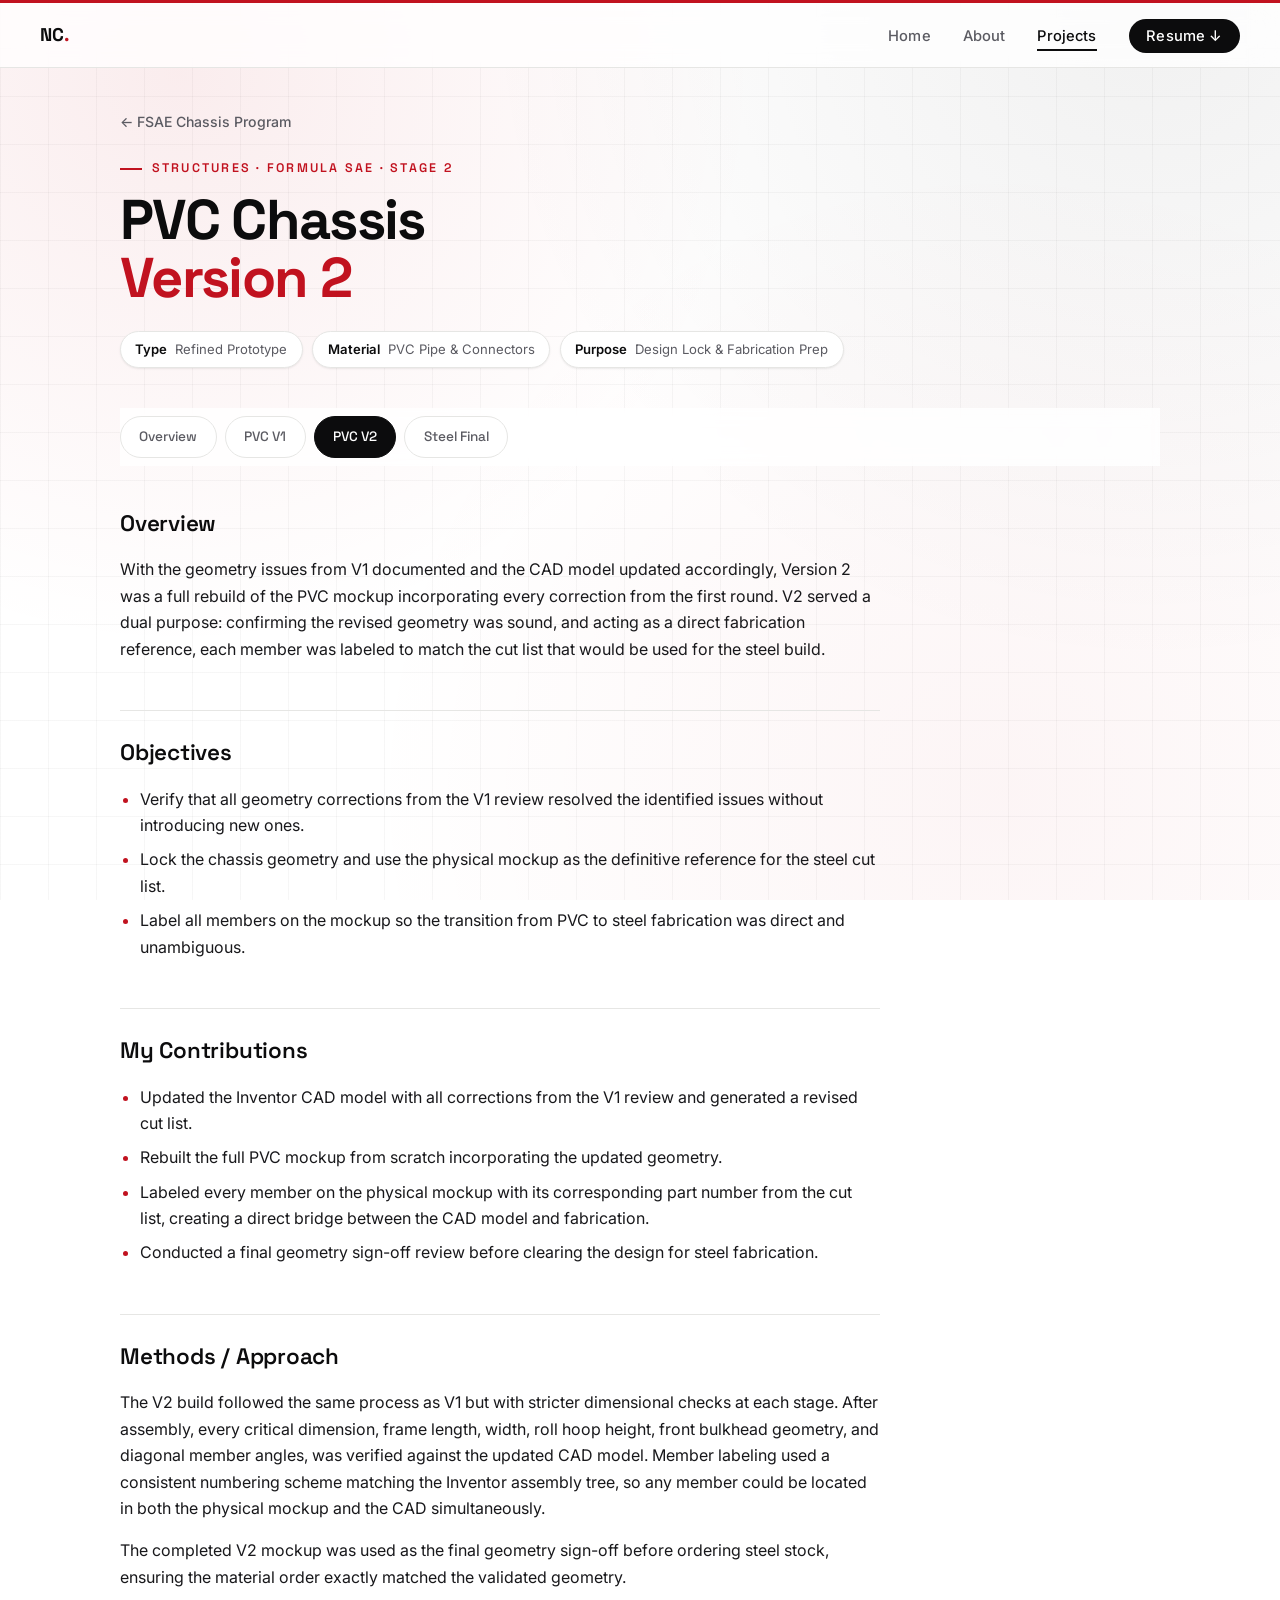
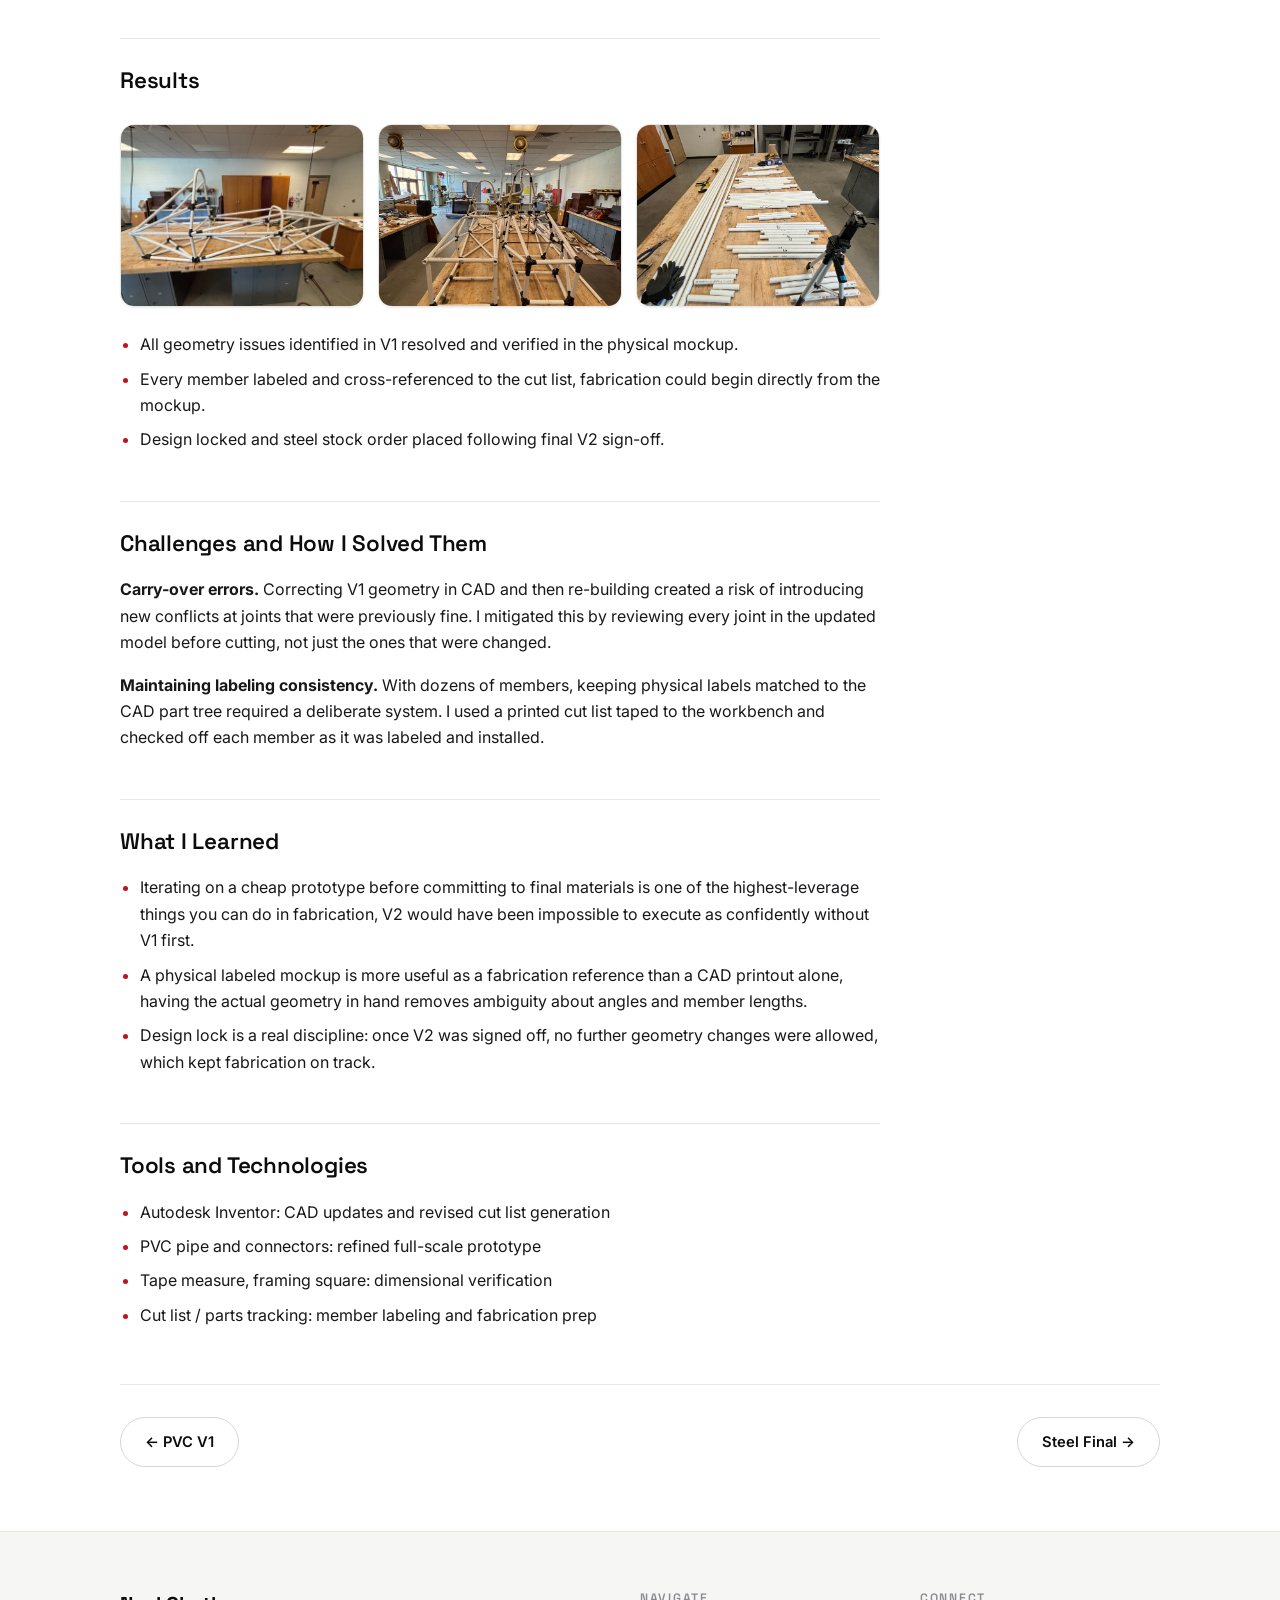
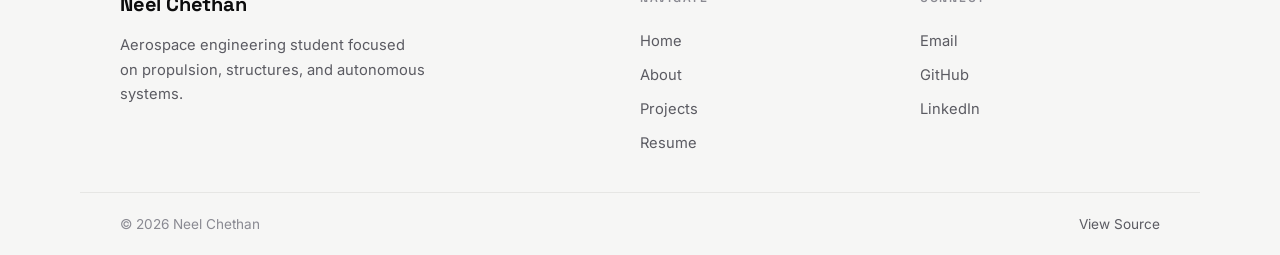
<file: projects/fsae-pvc-v2.html>
<!DOCTYPE html>
<html lang="en">
<head>
  <meta charset="UTF-8" />
  <meta name="viewport" content="width=device-width, initial-scale=1.0" />
  <meta name="color-scheme" content="light" />
  <title>PVC Chassis V2 | FSAE | Neel Chethan</title>
  <link rel="preconnect" href="https://fonts.googleapis.com" />
  <link rel="preconnect" href="https://fonts.gstatic.com" crossorigin />
  <link href="https://fonts.googleapis.com/css2?family=Inter:wght@400;500;600;700&family=Space+Grotesk:wght@500;600;700&display=swap" rel="stylesheet" />
  <link rel="stylesheet" href="../css/style.css?v=9" />
</head>
<body>

<nav>
  <a class="nav-logo" href="../index.html">NC<span>.</span></a>
  <button class="nav-toggle" aria-label="Toggle menu" aria-expanded="false">
    <span></span><span></span><span></span>
  </button>
  <ul class="nav-links">
    <li><a href="../index.html">Home</a></li>
    <li><a href="../about.html">About</a></li>
    <li><a href="../index.html#projects" class="active">Projects</a></li>
    <li><a href="../resume.pdf" target="_blank" class="nav-cta">Resume ↓</a></li>
  </ul>
</nav>

<main>

  <section class="project-hero">
    <a href="fsae-chassis.html" class="breadcrumb">
      ← FSAE Chassis Program
    </a>

    <p class="section-label" style="margin-top: 1.5rem;">Structures · Formula SAE · Stage 2</p>
    <h1>
      PVC Chassis<br /><span style="color: var(--accent);">Version 2</span>
    </h1>

    <div class="project-meta">
      <span class="meta-chip"><strong>Type</strong> &nbsp;Refined Prototype</span>
      <span class="meta-chip"><strong>Material</strong> &nbsp;PVC Pipe &amp; Connectors</span>
      <span class="meta-chip"><strong>Purpose</strong> &nbsp;Design Lock &amp; Fabrication Prep</span>
    </div>
  </section>

  <div class="project-subnav">
    <a href="fsae-chassis.html">Overview</a>
    <a href="fsae-pvc-v1.html">PVC V1</a>
    <a href="fsae-pvc-v2.html" class="active">PVC V2</a>
    <a href="fsae-steel.html">Steel Final</a>
  </div>

  <div class="project-content">

    <h3>Overview</h3>
    <p>
      With the geometry issues from V1 documented and the CAD model updated accordingly,
      Version 2 was a full rebuild of the PVC mockup incorporating every correction from
      the first round. V2 served a dual purpose: confirming the revised geometry was sound,
      and acting as a direct fabrication reference, each member was labeled to match the
      cut list that would be used for the steel build.
    </p>

    <h3>Objectives</h3>
    <ul>
      <li>Verify that all geometry corrections from the V1 review resolved the identified issues without introducing new ones.</li>
      <li>Lock the chassis geometry and use the physical mockup as the definitive reference for the steel cut list.</li>
      <li>Label all members on the mockup so the transition from PVC to steel fabrication was direct and unambiguous.</li>
    </ul>

    <h3>My Contributions</h3>
    <ul>
      <li>Updated the Inventor CAD model with all corrections from the V1 review and generated a revised cut list.</li>
      <li>Rebuilt the full PVC mockup from scratch incorporating the updated geometry.</li>
      <li>Labeled every member on the physical mockup with its corresponding part number from the cut list, creating a direct bridge between the CAD model and fabrication.</li>
      <li>Conducted a final geometry sign-off review before clearing the design for steel fabrication.</li>
    </ul>

    <h3>Methods / Approach</h3>
    <p>
      The V2 build followed the same process as V1 but with stricter dimensional checks at
      each stage. After assembly, every critical dimension, frame length, width, roll hoop
      height, front bulkhead geometry, and diagonal member angles, was verified against the
      updated CAD model. Member labeling used a consistent numbering scheme matching the
      Inventor assembly tree, so any member could be located in both the physical mockup and
      the CAD simultaneously.
    </p>
    <p>
      The completed V2 mockup was used as the final geometry sign-off before ordering steel
      stock, ensuring the material order exactly matched the validated geometry.
    </p>

    <h3>Results</h3>

    <div class="photo-grid">
      <img src="images/fsae/pvc-v2-1.jpeg" alt="PVC V2 side view" />
      <img src="images/fsae/pvc-v2-2.jpeg" alt="PVC V2 three-quarter view" />
      <img src="images/fsae/pvc-v2-3.jpeg" alt="PVC V2 labeled members detail" />
    </div>

    <ul>
      <li>All geometry issues identified in V1 resolved and verified in the physical mockup.</li>
      <li>Every member labeled and cross-referenced to the cut list, fabrication could begin directly from the mockup.</li>
      <li>Design locked and steel stock order placed following final V2 sign-off.</li>
    </ul>

    <h3>Challenges and How I Solved Them</h3>
    <p>
      <strong style="color: var(--text);">Carry-over errors.</strong> Correcting V1 geometry
      in CAD and then re-building created a risk of introducing new conflicts at joints that
      were previously fine. I mitigated this by reviewing every joint in the updated model
      before cutting, not just the ones that were changed.
    </p>
    <p>
      <strong style="color: var(--text);">Maintaining labeling consistency.</strong> With
      dozens of members, keeping physical labels matched to the CAD part tree required a
      deliberate system. I used a printed cut list taped to the workbench and checked off
      each member as it was labeled and installed.
    </p>

    <h3>What I Learned</h3>
    <ul>
      <li>Iterating on a cheap prototype before committing to final materials is one of the highest-leverage things you can do in fabrication, V2 would have been impossible to execute as confidently without V1 first.</li>
      <li>A physical labeled mockup is more useful as a fabrication reference than a CAD printout alone, having the actual geometry in hand removes ambiguity about angles and member lengths.</li>
      <li>Design lock is a real discipline: once V2 was signed off, no further geometry changes were allowed, which kept fabrication on track.</li>
    </ul>

    <h3>Tools and Technologies</h3>
    <ul>
      <li>Autodesk Inventor: CAD updates and revised cut list generation</li>
      <li>PVC pipe and connectors: refined full-scale prototype</li>
      <li>Tape measure, framing square: dimensional verification</li>
      <li>Cut list / parts tracking: member labeling and fabrication prep</li>
    </ul>

  </div>

  <div class="project-nav-footer" style="max-width: none;">
    <a href="fsae-pvc-v1.html" class="btn btn-outline">← PVC V1</a>
    <a href="fsae-steel.html" class="btn btn-outline">Steel Final →</a>
  </div>

</main>

<footer class="site-footer">
  <div class="footer-inner">
    <div class="footer-brand">
      <a class="footer-logo" href="../index.html">Neel Chethan</a>
      <p>Aerospace engineering student focused on propulsion, structures, and autonomous systems.</p>
    </div>
    <div class="footer-col">
      <h4>Navigate</h4>
      <a href="../index.html">Home</a>
      <a href="../about.html">About</a>
      <a href="../index.html#projects">Projects</a>
      <a href="../resume.pdf" target="_blank">Resume</a>
    </div>
    <div class="footer-col">
      <h4>Connect</h4>
      <a href="mailto:neelchethan.co@gmail.com">Email</a>
      <a href="https://github.com/neelchethanco" target="_blank">GitHub</a>
      <a href="https://linkedin.com/in/neelchethan" target="_blank">LinkedIn</a>
    </div>
  </div>
  <div class="footer-bottom">
    <span>© 2026 Neel Chethan</span>
    <a href="https://github.com/neelchethanco/neelchethanco.github.io" target="_blank">View Source</a>
  </div>
</footer>

<script src="../js/main.js?v=7"></script>

</body>
</html>
</file>
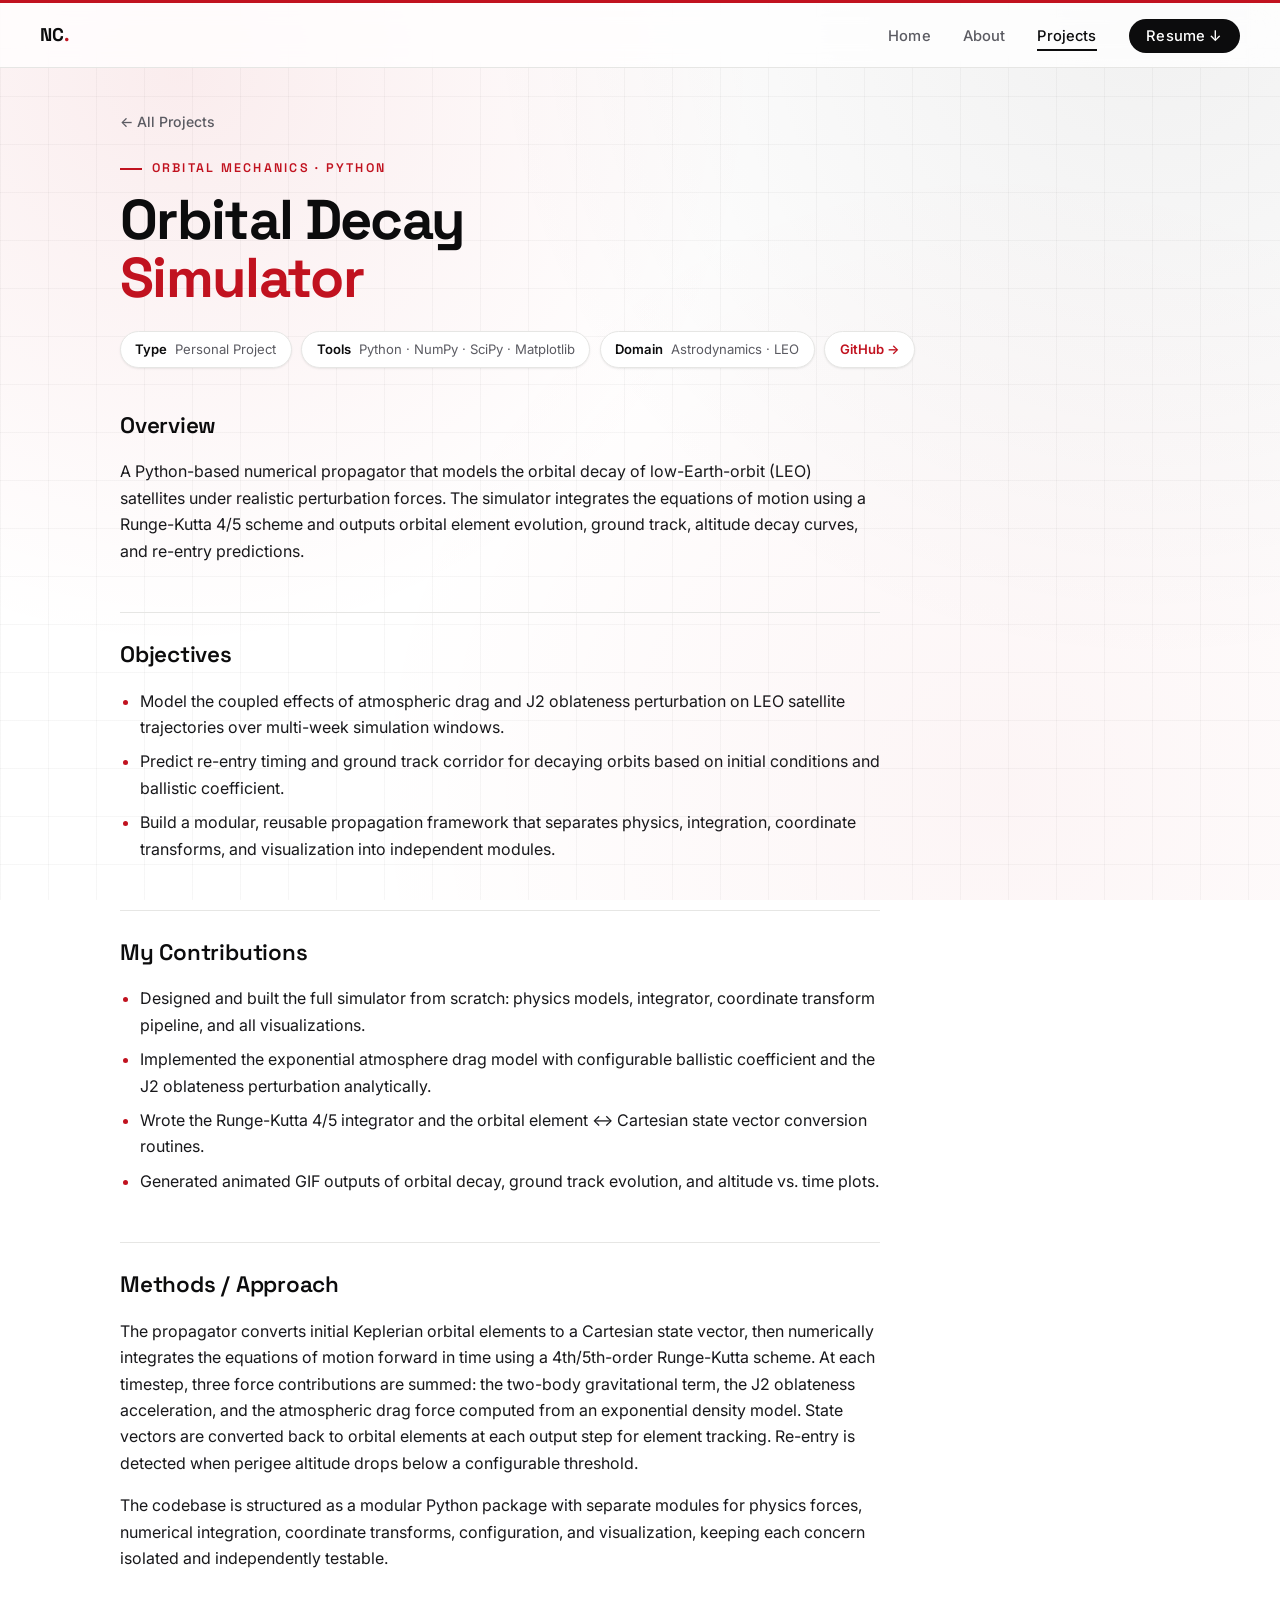
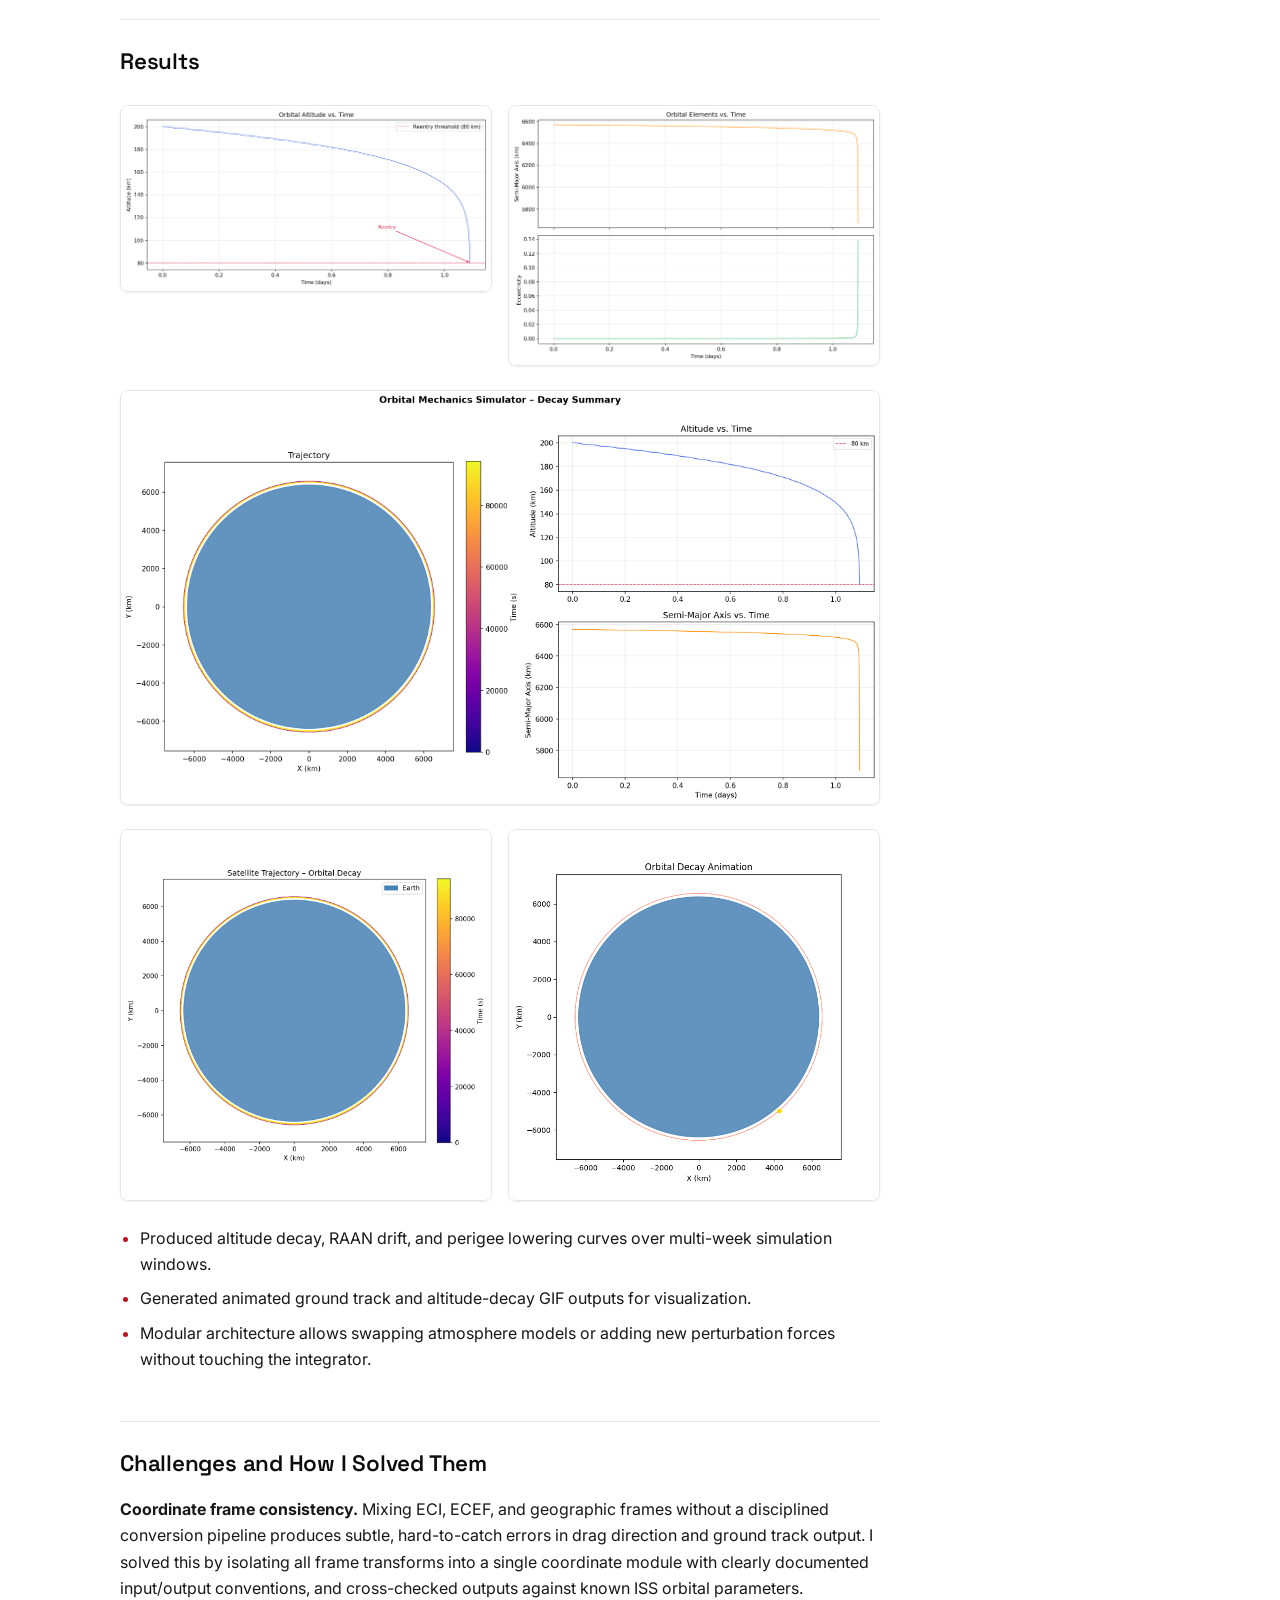
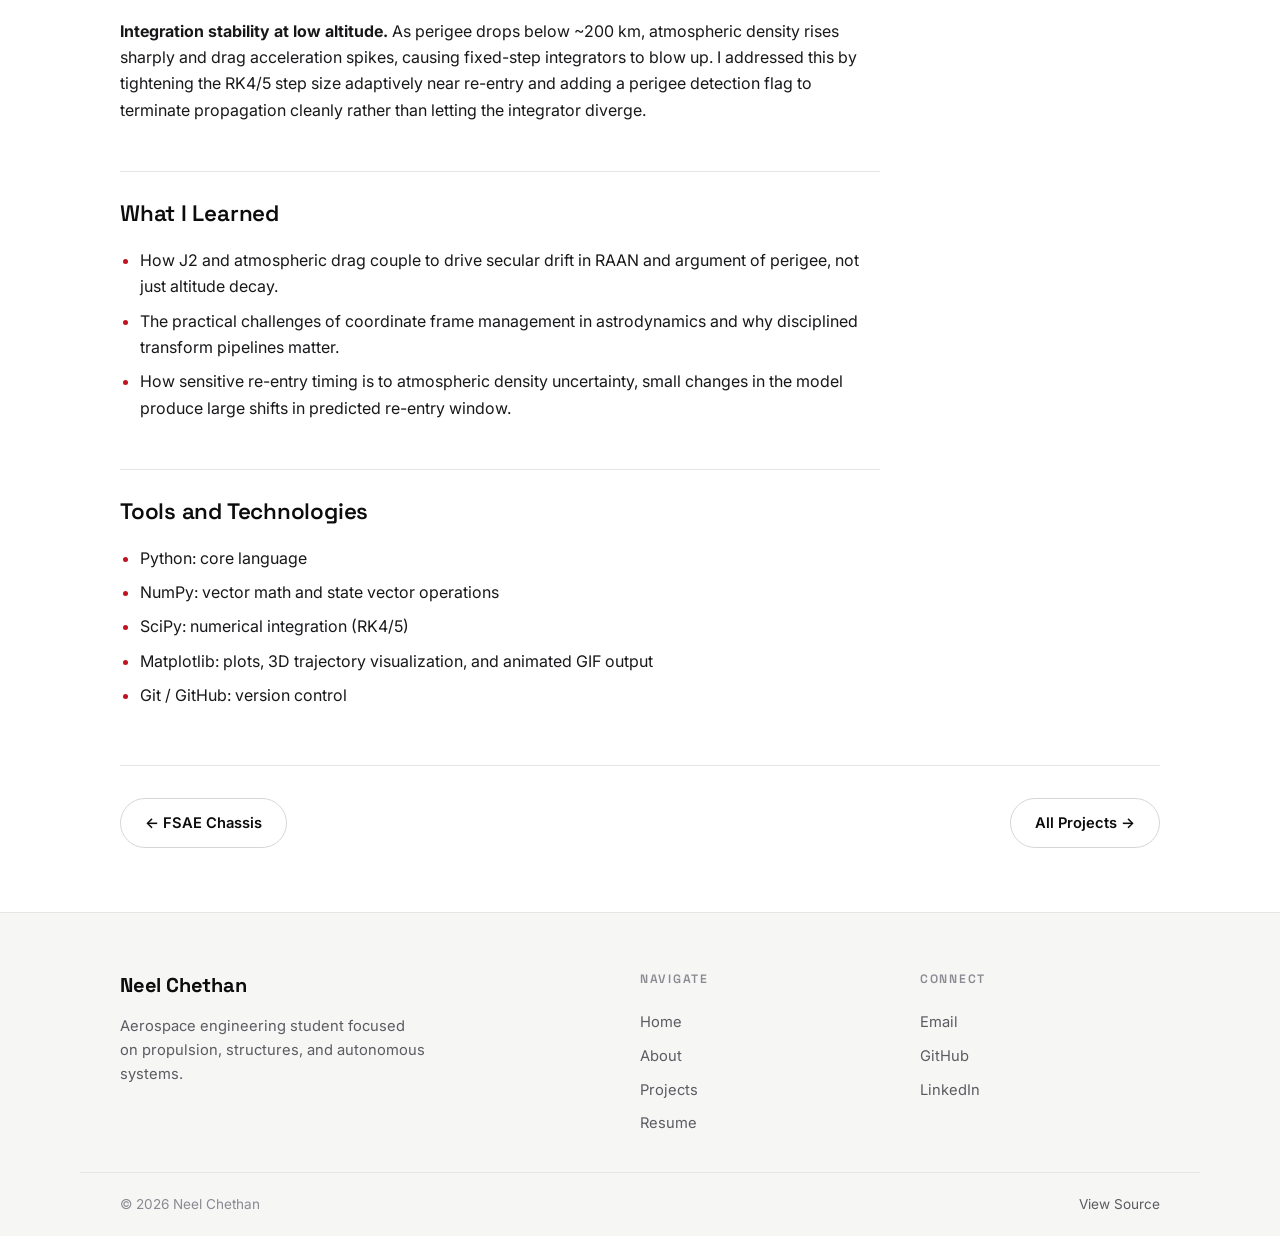
<file: projects/orbital-simulator.html>
<!DOCTYPE html>
<html lang="en">
<head>
  <meta charset="UTF-8" />
  <meta name="viewport" content="width=device-width, initial-scale=1.0" />
  <meta name="color-scheme" content="light" />
  <title>Orbital Decay Simulator | Neel Chethan</title>
  <meta name="description" content="Python orbital mechanics simulator modeling atmospheric drag, J2 perturbations, and LEO re-entry trajectories." />
  <link rel="preconnect" href="https://fonts.googleapis.com" />
  <link rel="preconnect" href="https://fonts.gstatic.com" crossorigin />
  <link href="https://fonts.googleapis.com/css2?family=Inter:wght@400;500;600;700&family=Space+Grotesk:wght@500;600;700&display=swap" rel="stylesheet" />
  <link rel="stylesheet" href="../css/style.css?v=9" />
</head>
<body>

<nav>
  <a class="nav-logo" href="../index.html">NC<span>.</span></a>
  <button class="nav-toggle" aria-label="Toggle menu" aria-expanded="false">
    <span></span><span></span><span></span>
  </button>
  <ul class="nav-links">
    <li><a href="../index.html">Home</a></li>
    <li><a href="../about.html">About</a></li>
    <li><a href="../index.html#projects" class="active">Projects</a></li>
    <li><a href="../resume.pdf" target="_blank" class="nav-cta">Resume ↓</a></li>
  </ul>
</nav>

<main>

  <section class="project-hero">
    <a href="../index.html#projects" class="breadcrumb">
      ← All Projects
    </a>

    <p class="section-label" style="margin-top: 1.5rem;">Orbital Mechanics · Python</p>
    <h1>
      Orbital Decay<br /><span style="color: var(--accent);">Simulator</span>
    </h1>

    <div class="project-meta">
      <span class="meta-chip"><strong>Type</strong> &nbsp;Personal Project</span>
      <span class="meta-chip"><strong>Tools</strong> &nbsp;Python · NumPy · SciPy · Matplotlib</span>
      <span class="meta-chip"><strong>Domain</strong> &nbsp;Astrodynamics · LEO</span>
      <span class="meta-chip">
        <a href="https://github.com/neelchethanco/orbital_simulator" target="_blank" style="color: var(--accent); text-decoration: none;">
          GitHub →
        </a>
      </span>
    </div>
  </section>

  <div class="project-content">

    <h3>Overview</h3>
    <p>
      A Python-based numerical propagator that models the orbital decay of low-Earth-orbit (LEO)
      satellites under realistic perturbation forces. The simulator integrates the equations of
      motion using a Runge-Kutta 4/5 scheme and outputs orbital element evolution, ground track,
      altitude decay curves, and re-entry predictions.
    </p>

    <h3>Objectives</h3>
    <ul>
      <li>Model the coupled effects of atmospheric drag and J2 oblateness perturbation on LEO satellite trajectories over multi-week simulation windows.</li>
      <li>Predict re-entry timing and ground track corridor for decaying orbits based on initial conditions and ballistic coefficient.</li>
      <li>Build a modular, reusable propagation framework that separates physics, integration, coordinate transforms, and visualization into independent modules.</li>
    </ul>

    <h3>My Contributions</h3>
    <ul>
      <li>Designed and built the full simulator from scratch: physics models, integrator, coordinate transform pipeline, and all visualizations.</li>
      <li>Implemented the exponential atmosphere drag model with configurable ballistic coefficient and the J2 oblateness perturbation analytically.</li>
      <li>Wrote the Runge-Kutta 4/5 integrator and the orbital element ↔ Cartesian state vector conversion routines.</li>
      <li>Generated animated GIF outputs of orbital decay, ground track evolution, and altitude vs. time plots.</li>
    </ul>

    <h3>Methods / Approach</h3>
    <p>
      The propagator converts initial Keplerian orbital elements to a Cartesian state vector, then
      numerically integrates the equations of motion forward in time using a 4th/5th-order
      Runge-Kutta scheme. At each timestep, three force contributions are summed: the two-body
      gravitational term, the J2 oblateness acceleration, and the atmospheric drag force computed
      from an exponential density model. State vectors are converted back to orbital elements at
      each output step for element tracking. Re-entry is detected when perigee altitude drops
      below a configurable threshold.
    </p>
    <p>
      The codebase is structured as a modular Python package with separate modules for physics
      forces, numerical integration, coordinate transforms, configuration, and visualization,
      keeping each concern isolated and independently testable.
    </p>

    <h3>Results</h3>

    <div style="display: grid; grid-template-columns: 1fr 1fr; gap: 1rem; margin: 1.5rem 0;">
      <img src="images/altitude_decay.png" alt="Altitude decay over time" style="width:100%; border-radius:8px;" />
      <img src="images/orbital_elements.png" alt="Orbital elements evolution" style="width:100%; border-radius:8px;" />
    </div>
    <img src="images/simulation_summary.png" alt="Simulation summary" style="width:100%; border-radius:8px; margin-bottom: 1rem;" />
    <div style="display: grid; grid-template-columns: 1fr 1fr; gap: 1rem; margin-bottom: 1.5rem;">
      <img src="images/trajectory.png" alt="3D trajectory plot" style="width:100%; border-radius:8px;" />
      <img src="images/orbit_decay.gif" alt="Animated orbital decay" style="width:100%; border-radius:8px;" />
    </div>

    <ul>
      <li>Produced altitude decay, RAAN drift, and perigee lowering curves over multi-week simulation windows.</li>
      <li>Generated animated ground track and altitude-decay GIF outputs for visualization.</li>
      <li>Modular architecture allows swapping atmosphere models or adding new perturbation forces without touching the integrator.</li>
    </ul>

    <h3>Challenges and How I Solved Them</h3>
    <p>
      <strong style="color: var(--text);">Coordinate frame consistency.</strong> Mixing ECI, ECEF, and geographic frames without a disciplined conversion pipeline produces subtle, hard-to-catch errors in drag direction and ground track output.
      I solved this by isolating all frame transforms into a single coordinate module with clearly documented input/output conventions, and cross-checked outputs against known ISS orbital parameters.
    </p>
    <p>
      <strong style="color: var(--text);">Integration stability at low altitude.</strong> As perigee drops below ~200 km, atmospheric density rises sharply and drag acceleration spikes, causing fixed-step integrators to blow up.
      I addressed this by tightening the RK4/5 step size adaptively near re-entry and adding a perigee detection flag to terminate propagation cleanly rather than letting the integrator diverge.
    </p>

    <h3>What I Learned</h3>
    <ul>
      <li>How J2 and atmospheric drag couple to drive secular drift in RAAN and argument of perigee, not just altitude decay.</li>
      <li>The practical challenges of coordinate frame management in astrodynamics and why disciplined transform pipelines matter.</li>
      <li>How sensitive re-entry timing is to atmospheric density uncertainty, small changes in the model produce large shifts in predicted re-entry window.</li>
    </ul>

    <h3>Tools and Technologies</h3>
    <ul>
      <li>Python: core language</li>
      <li>NumPy: vector math and state vector operations</li>
      <li>SciPy: numerical integration (RK4/5)</li>
      <li>Matplotlib: plots, 3D trajectory visualization, and animated GIF output</li>
      <li>Git / GitHub: version control</li>
    </ul>

  </div>

  <div class="project-nav-footer" style="max-width: none;">
    <a href="../projects/fsae-chassis.html" class="btn btn-outline">← FSAE Chassis</a>
    <a href="../index.html#projects" class="btn btn-outline">All Projects →</a>
  </div>

</main>

<footer class="site-footer">
  <div class="footer-inner">
    <div class="footer-brand">
      <a class="footer-logo" href="../index.html">Neel Chethan</a>
      <p>Aerospace engineering student focused on propulsion, structures, and autonomous systems.</p>
    </div>
    <div class="footer-col">
      <h4>Navigate</h4>
      <a href="../index.html">Home</a>
      <a href="../about.html">About</a>
      <a href="../index.html#projects">Projects</a>
      <a href="../resume.pdf" target="_blank">Resume</a>
    </div>
    <div class="footer-col">
      <h4>Connect</h4>
      <a href="mailto:neelchethan.co@gmail.com">Email</a>
      <a href="https://github.com/neelchethanco" target="_blank">GitHub</a>
      <a href="https://linkedin.com/in/neelchethan" target="_blank">LinkedIn</a>
    </div>
  </div>
  <div class="footer-bottom">
    <span>© 2026 Neel Chethan</span>
    <a href="https://github.com/neelchethanco/neelchethanco.github.io" target="_blank">View Source</a>
  </div>
</footer>

<script src="../js/main.js?v=7"></script>

</body>
</html>
</file>
<file: css/style.css>
/* ============================================================
   Neel Chethan — Engineering Portfolio
   Design system + components
   ============================================================ */

*, *::before, *::after { box-sizing: border-box; margin: 0; padding: 0; }

:root {
  /* Type */
  --font-sans: 'Inter', system-ui, -apple-system, sans-serif;
  --font-display: 'Space Grotesk', 'Inter', system-ui, sans-serif;

  /* Color — light, white/gray, near-black ink */
  --bg: #ffffff;
  --bg-alt: #f6f6f5;
  --surface: #ffffff;
  --surface-2: #f1f1f0;
  --ink: #0c0c0d;
  --text: #18181b;
  --muted: #5b5b62;
  --faint: #8a8a92;
  --border: #e6e6e4;
  --border-strong: #d6d6d3;
  --accent: #c1121f;
  --accent-ink: #8d0d17;
  --accent-soft: #f4736b;

  /* Dark surface (projects showcase) */
  --dark: #0b0b0d;

  /* Geometry */
  --radius-sm: 8px;
  --radius: 14px;
  --radius-lg: 22px;
  --nav-h: 68px;
  --maxw: 1120px;
  --readw: 760px;

  /* Elevation */
  --shadow-sm: 0 1px 2px rgba(12,12,13,0.05), 0 1px 3px rgba(12,12,13,0.04);
  --shadow-md: 0 4px 12px rgba(12,12,13,0.06), 0 2px 6px rgba(12,12,13,0.04);
  --shadow-lg: 0 18px 50px rgba(12,12,13,0.12), 0 6px 18px rgba(12,12,13,0.06);
}

html { scroll-behavior: smooth; color-scheme: light; }

body {
  font-family: var(--font-sans);
  background: var(--bg);
  color: var(--text);
  line-height: 1.65;
  min-height: 100vh;
  -webkit-font-smoothing: antialiased;
  text-rendering: optimizeLegibility;
}

/* Fixed decorative backdrop: blueprint grid + soft red/charcoal glows */
body::before {
  content: '';
  position: fixed;
  inset: 0;
  z-index: -1;
  pointer-events: none;
  background-color: var(--bg);
  background-image:
    radial-gradient(circle at 14% 8%, rgba(193,18,31,0.08), transparent 42%),
    radial-gradient(circle at 90% 0%, rgba(12,12,13,0.06), transparent 46%),
    radial-gradient(circle at 78% 88%, rgba(193,18,31,0.045), transparent 50%),
    linear-gradient(rgba(12,12,13,0.035) 1px, transparent 1px),
    linear-gradient(90deg, rgba(12,12,13,0.035) 1px, transparent 1px);
  background-size: 100% 100%, 100% 100%, 100% 100%, 48px 48px, 48px 48px;
}

::selection { background: var(--accent); color: #fff; }

img { max-width: 100%; }

/* ============================================================
   Navigation
   ============================================================ */
nav {
  position: fixed;
  top: 0; left: 0; right: 0;
  height: var(--nav-h);
  background: rgba(255, 255, 255, 0.78);
  backdrop-filter: saturate(180%) blur(14px);
  -webkit-backdrop-filter: saturate(180%) blur(14px);
  border-top: 3px solid var(--accent);
  border-bottom: 1px solid var(--border);
  display: flex;
  align-items: center;
  justify-content: space-between;
  padding: 0 clamp(1.25rem, 4vw, 2.5rem);
  z-index: 100;
}

.nav-logo {
  font-family: var(--font-display);
  font-weight: 700;
  font-size: 1.15rem;
  color: var(--ink);
  text-decoration: none;
  letter-spacing: -0.01em;
}
.nav-logo span { color: var(--accent); }

.nav-links {
  display: flex;
  align-items: center;
  gap: 2rem;
  list-style: none;
}

.nav-links a {
  color: var(--muted);
  text-decoration: none;
  font-size: 0.92rem;
  font-weight: 500;
  letter-spacing: 0.01em;
  transition: color 0.18s;
  position: relative;
}

.nav-links a:not(.nav-cta)::after {
  content: '';
  position: absolute;
  left: 0; bottom: -6px;
  width: 0; height: 2px;
  background: var(--ink);
  transition: width 0.22s ease;
}
.nav-links a:not(.nav-cta):hover::after,
.nav-links a.active:not(.nav-cta)::after { width: 100%; }

.nav-links a:hover,
.nav-links a.active { color: var(--ink); }

.nav-cta {
  background: var(--ink);
  color: #fff !important;
  padding: 0.5rem 1.1rem;
  border-radius: 999px;
  font-weight: 600;
  transition: background 0.2s, transform 0.2s;
}
.nav-cta:hover { background: var(--accent); transform: translateY(-1px); }

.nav-toggle {
  display: none;
  flex-direction: column;
  justify-content: center;
  gap: 5px;
  width: 40px; height: 40px;
  background: none;
  border: none;
  cursor: pointer;
  padding: 8px;
}
.nav-toggle span {
  display: block;
  height: 2px;
  width: 100%;
  background: var(--ink);
  border-radius: 2px;
  transition: transform 0.25s, opacity 0.2s;
}
.nav-toggle.open span:nth-child(1) { transform: translateY(7px) rotate(45deg); }
.nav-toggle.open span:nth-child(2) { opacity: 0; }
.nav-toggle.open span:nth-child(3) { transform: translateY(-7px) rotate(-45deg); }

/* ============================================================
   Layout
   ============================================================ */
main {
  padding-top: var(--nav-h);
  max-width: var(--maxw);
  margin: 0 auto;
  padding-left: clamp(1.25rem, 4vw, 2.5rem);
  padding-right: clamp(1.25rem, 4vw, 2.5rem);
}

section { padding: 5rem 0; }

.section-label {
  font-family: var(--font-display);
  font-size: 0.78rem;
  letter-spacing: 0.18em;
  text-transform: uppercase;
  color: var(--accent);
  font-weight: 600;
  margin-bottom: 0.75rem;
  display: flex;
  align-items: center;
  gap: 0.6rem;
}
.section-label::before {
  content: '';
  width: 22px; height: 2px;
  background: var(--accent);
  display: inline-block;
}

/* ============================================================
   Typography
   ============================================================ */
h1, h2, h3, h4 { font-family: var(--font-display); color: var(--ink); }

h2 {
  font-size: clamp(1.9rem, 4vw, 2.75rem);
  font-weight: 700;
  letter-spacing: -0.025em;
  line-height: 1.1;
  margin-bottom: 1rem;
}

h3 {
  font-size: 1.3rem;
  font-weight: 600;
  letter-spacing: -0.01em;
  margin-bottom: 0.5rem;
}

.lead { font-size: 1.15rem; color: var(--muted); max-width: var(--readw); }

/* ============================================================
   Hero (home)
   ============================================================ */
.hero {
  position: relative;
  min-height: calc(100vh - var(--nav-h));
  display: flex;
  flex-direction: column;
  justify-content: center;
  gap: 1.4rem;
  padding: 4rem 0;
}

.hero-eyebrow {
  font-family: var(--font-display);
  font-size: 0.85rem;
  letter-spacing: 0.16em;
  text-transform: uppercase;
  color: var(--accent);
  font-weight: 600;
}

.hero h1 {
  font-size: clamp(3rem, 9vw, 6rem);
  font-weight: 700;
  line-height: 0.98;
  letter-spacing: -0.035em;
  color: var(--ink);
}
.hero h1 span { color: var(--faint); }

.hero-bio { font-size: clamp(1.05rem, 2vw, 1.3rem); color: var(--muted); max-width: 580px; }

.hero-cta { display: flex; gap: 0.85rem; flex-wrap: wrap; margin-top: 0.75rem; }

/* Credential chips under hero */
.hero-meta {
  display: flex;
  flex-wrap: wrap;
  gap: 0.6rem;
  margin-top: 1.5rem;
}
.hero-meta span {
  font-size: 0.82rem;
  font-weight: 500;
  color: var(--muted);
  background: var(--bg-alt);
  border: 1px solid var(--border);
  border-radius: 999px;
  padding: 0.4rem 0.9rem;
}

.scroll-cue {
  position: absolute;
  bottom: 2rem; left: 0;
  font-size: 0.78rem;
  letter-spacing: 0.14em;
  text-transform: uppercase;
  color: var(--faint);
  font-weight: 500;
  display: flex;
  align-items: center;
  gap: 0.5rem;
}
.scroll-cue::after {
  content: '↓';
  animation: bob 1.8s ease-in-out infinite;
}
@keyframes bob { 0%,100% { transform: translateY(0); } 50% { transform: translateY(4px); } }

/* ============================================================
   Buttons
   ============================================================ */
.btn {
  display: inline-flex;
  align-items: center;
  gap: 0.45rem;
  padding: 0.75rem 1.5rem;
  border-radius: 999px;
  font-size: 0.92rem;
  font-weight: 600;
  text-decoration: none;
  transition: all 0.2s;
  cursor: pointer;
  border: 1px solid transparent;
  font-family: var(--font-sans);
}

.btn-primary { background: var(--ink); color: #fff; }
.btn-primary:hover { background: var(--accent); transform: translateY(-2px); box-shadow: var(--shadow-md); }

.btn-outline { background: transparent; color: var(--ink); border-color: var(--border-strong); }
.btn-outline:hover { border-color: var(--ink); background: var(--bg-alt); transform: translateY(-2px); }

/* ============================================================
   Cards
   ============================================================ */
.card {
  background: var(--surface);
  border: 1px solid var(--border);
  border-radius: var(--radius);
  padding: 1.75rem;
  transition: border-color 0.2s, transform 0.2s, box-shadow 0.2s;
}
.card:hover { border-color: var(--border-strong); transform: translateY(-4px); box-shadow: var(--shadow-md); }

.card-grid {
  display: grid;
  grid-template-columns: repeat(auto-fill, minmax(260px, 1fr));
  gap: 1.25rem;
}

.card-tag {
  display: inline-block;
  background: var(--surface-2);
  color: var(--muted);
  font-family: var(--font-display);
  font-size: 0.72rem;
  font-weight: 600;
  letter-spacing: 0.08em;
  text-transform: uppercase;
  padding: 0.25rem 0.7rem;
  border-radius: 999px;
  margin-bottom: 0.85rem;
}

.card p { color: var(--muted); font-size: 0.96rem; margin-top: 0.4rem; }

.card a:not(.btn) { color: var(--accent); text-decoration: none; font-size: 0.92rem; font-weight: 600; }
.card a:not(.btn):hover { text-decoration: underline; }

/* ============================================================
   Projects showcase (home)
   ============================================================ */
.projects-section {
  background: transparent;
  padding: 5rem 0;
  scroll-margin-top: var(--nav-h);
}

.projects-inner {
  max-width: var(--maxw);
  margin: 0 auto;
  padding: 0 clamp(1.25rem, 4vw, 2.5rem);
}

.proj-head {
  display: flex;
  align-items: flex-end;
  justify-content: space-between;
  flex-wrap: wrap;
  gap: 1rem;
  margin-bottom: 1.75rem;
}
.proj-head h2 { margin-bottom: 0; }
.proj-count { font-family: var(--font-display); font-size: 0.85rem; color: var(--faint); font-weight: 500; }

/* Compact project card grid */
.proj-grid {
  display: grid;
  grid-template-columns: repeat(auto-fit, minmax(300px, 1fr));
  gap: 1.5rem;
}

.proj-card {
  display: flex;
  flex-direction: column;
  background: var(--surface);
  border: 1px solid var(--border);
  border-radius: var(--radius);
  overflow: hidden;
  text-decoration: none;
  box-shadow: var(--shadow-sm);
  transition: transform 0.25s ease, border-color 0.25s ease, box-shadow 0.25s ease;
}
.proj-card:hover {
  transform: translateY(-5px);
  border-color: var(--border-strong);
  box-shadow: var(--shadow-lg);
}

.proj-card-img {
  aspect-ratio: 16 / 10;
  overflow: hidden;
  background: var(--surface-2);
  border-bottom: 1px solid var(--border);
}
.proj-card-img img {
  width: 100%; height: 100%;
  object-fit: cover;
  display: block;
  transition: transform 0.6s cubic-bezier(0.2,0.8,0.2,1);
}
.proj-card:hover .proj-card-img img { transform: scale(1.05); }

.proj-card-body { padding: 1.5rem 1.6rem 1.75rem; }
.proj-card-tag {
  font-family: var(--font-display);
  font-size: 0.72rem;
  letter-spacing: 0.12em;
  text-transform: uppercase;
  font-weight: 600;
  color: var(--accent);
}
.proj-card-body h3 { color: var(--ink); margin: 0.65rem 0 0.5rem; font-size: 1.35rem; }
.proj-card-body p { color: var(--muted); font-size: 0.95rem; }
.proj-card-cta {
  display: inline-block;
  margin-top: 1.1rem;
  font-family: var(--font-display);
  font-weight: 600;
  font-size: 0.92rem;
  color: var(--ink);
  transition: color 0.2s;
}
.proj-card:hover .proj-card-cta { color: var(--accent); }

/* ============================================================
   Generic section on tinted background
   ============================================================ */
.band { background: var(--bg-alt); border-top: 1px solid var(--border); border-bottom: 1px solid var(--border); }

.contact-section {
  max-width: var(--maxw);
  margin: 4.5rem auto;
  padding: clamp(3.25rem, 7vw, 5.5rem) clamp(1.5rem, 5vw, 4rem);
  text-align: center;
  border-radius: var(--radius-lg);
  background-color: var(--dark);
  background-image:
    radial-gradient(ellipse 70% 90% at 50% 18%, rgba(193,18,31,0.28), transparent 70%),
    radial-gradient(ellipse 50% 60% at 88% 100%, rgba(193,18,31,0.12), transparent 70%);
  color: #fff;
  position: relative;
  overflow: hidden;
}
.contact-section::after {
  content: '';
  position: absolute;
  inset: 0;
  pointer-events: none;
  background-image:
    linear-gradient(rgba(255,255,255,0.04) 1px, transparent 1px),
    linear-gradient(90deg, rgba(255,255,255,0.04) 1px, transparent 1px);
  background-size: 48px 48px;
  -webkit-mask-image: radial-gradient(ellipse 80% 80% at 50% 50%, #000, transparent 75%);
  mask-image: radial-gradient(ellipse 80% 80% at 50% 50%, #000, transparent 75%);
}
.contact-section > * { position: relative; z-index: 1; }
.contact-section h2 { color: #fff; }
.contact-section .lead { color: rgba(255,255,255,0.72); }
.contact-section .section-label { justify-content: center; color: var(--accent-soft); }
.contact-section .section-label::before { background: var(--accent-soft); }
.contact-section .hero-cta { justify-content: center; }
.contact-section p { margin: 0 auto 1.75rem; }
.contact-section .btn-primary { background: #fff; color: var(--dark); }
.contact-section .btn-primary:hover { background: var(--accent); color: #fff; box-shadow: 0 10px 30px rgba(193,18,31,0.4); }
.contact-section .btn-outline { color: #fff; border-color: rgba(255,255,255,0.3); }
.contact-section .btn-outline:hover { color: #fff; background: rgba(255,255,255,0.08); border-color: #fff; }

/* ============================================================
   About page
   ============================================================ */
.page-hero { padding: 3.5rem 0 2.5rem; }
.page-hero h1 {
  font-size: clamp(2.25rem, 6vw, 3.75rem);
  font-weight: 700;
  letter-spacing: -0.03em;
  line-height: 1.05;
  margin-top: 0.5rem;
}
.page-hero h1 span { color: var(--accent); }

.about-layout {
  display: grid;
  grid-template-columns: 1.6fr 1fr;
  gap: 2.5rem;
  align-items: start;
}
.fact-card {
  background: var(--surface);
  border: 1px solid var(--border);
  border-radius: var(--radius);
  padding: 1.75rem;
  box-shadow: var(--shadow-sm);
  position: sticky;
  top: calc(var(--nav-h) + 1.5rem);
}
.fact-card h4 {
  font-size: 0.78rem;
  letter-spacing: 0.14em;
  text-transform: uppercase;
  color: var(--faint);
  margin-bottom: 1rem;
  font-weight: 600;
}
.fact-row { display: flex; justify-content: space-between; gap: 1rem; padding: 0.65rem 0; border-bottom: 1px solid var(--border); font-size: 0.92rem; }
.fact-row:last-child { border-bottom: none; }
.fact-row .k { color: var(--muted); }
.fact-row .v { color: var(--ink); font-weight: 600; text-align: right; }
.status-pill { display: inline-flex; align-items: center; gap: 0.45rem; color: var(--ink); font-weight: 600; }
.status-pill::before { content: ''; width: 8px; height: 8px; border-radius: 50%; background: var(--accent); box-shadow: 0 0 0 3px rgba(193,18,31,0.16); }

.timeline { list-style: none; display: flex; flex-direction: column; gap: 1.75rem; }
.timeline li {
  position: relative;
  padding-left: 1.75rem;
  border-left: 2px solid var(--border);
}
.timeline li::before {
  content: '';
  position: absolute;
  left: -6px; top: 6px;
  width: 10px; height: 10px;
  border-radius: 50%;
  background: var(--accent);
  box-shadow: 0 0 0 4px var(--bg);
}
.timeline-year {
  font-family: var(--font-display);
  font-size: 0.76rem;
  color: var(--accent);
  font-weight: 600;
  letter-spacing: 0.06em;
  text-transform: uppercase;
}
.timeline-title { font-family: var(--font-display); font-weight: 600; margin: 0.2rem 0; color: var(--ink); font-size: 1.05rem; }
.timeline-desc { color: var(--muted); font-size: 0.94rem; }

/* ============================================================
   Project detail pages
   ============================================================ */
.breadcrumb {
  display: inline-flex;
  align-items: center;
  gap: 0.4rem;
  color: var(--muted);
  text-decoration: none;
  font-size: 0.88rem;
  font-weight: 500;
  transition: color 0.18s;
}
.breadcrumb:hover { color: var(--ink); }

.project-hero { padding: 2.5rem 0 2rem; }
.project-hero h1 {
  font-size: clamp(2.25rem, 6vw, 3.5rem);
  font-weight: 700;
  letter-spacing: -0.03em;
  line-height: 1.04;
  margin-top: 0.75rem;
}
.project-hero h1 span { color: var(--accent); }

.project-meta { display: flex; flex-wrap: wrap; gap: 0.6rem; margin: 1.5rem 0 0.5rem; }
.meta-chip {
  background: var(--surface);
  border: 1px solid var(--border);
  border-radius: 999px;
  padding: 0.4rem 0.9rem;
  font-size: 0.82rem;
  color: var(--muted);
  box-shadow: var(--shadow-sm);
}
.meta-chip strong { color: var(--ink); font-weight: 600; }
.meta-chip a { color: var(--accent); text-decoration: none; font-weight: 600; }

.project-content { max-width: var(--readw); }
.project-content h3 {
  margin-top: 3rem;
  margin-bottom: 0.85rem;
  padding-top: 1.5rem;
  border-top: 1px solid var(--border);
  font-size: 1.4rem;
}
.project-content h3:first-child { border-top: none; padding-top: 0; margin-top: 0; }
.project-content p { color: var(--text); margin-bottom: 1rem; }
.project-content ul { color: var(--text); padding-left: 1.25rem; margin-bottom: 1rem; }
.project-content li { margin-bottom: 0.5rem; }
.project-content li::marker { color: var(--accent); }
.project-content strong { color: var(--ink); }

/* Image figures span the wider column for impact */
.project-content .figure-wide,
.project-content .photo-grid,
.project-content .img-duo { max-width: none; }

.img-placeholder {
  width: 100%;
  aspect-ratio: 16/9;
  background: var(--surface-2);
  border: 2px dashed var(--border-strong);
  border-radius: var(--radius);
  display: flex;
  align-items: center;
  justify-content: center;
  color: var(--faint);
  font-size: 0.9rem;
  margin: 2rem 0;
}

.project-content img:not(.photo-grid img) {
  border-radius: var(--radius);
  border: 1px solid var(--border);
  box-shadow: var(--shadow-sm);
}

/* Sub-nav for multi-stage project */
.project-subnav {
  display: flex;
  gap: 0.5rem;
  flex-wrap: wrap;
  margin: 0 0 2.5rem;
  position: sticky;
  top: calc(var(--nav-h) + 0.5rem);
  z-index: 40;
  background: rgba(255,255,255,0.82);
  backdrop-filter: blur(8px);
  padding: 0.5rem 0;
}
.project-subnav a {
  padding: 0.55rem 1.15rem;
  border-radius: 999px;
  text-decoration: none;
  font-family: var(--font-display);
  font-size: 0.85rem;
  font-weight: 500;
  color: var(--muted);
  background: var(--surface);
  border: 1px solid var(--border);
  transition: all 0.2s;
  white-space: nowrap;
}
.project-subnav a:hover { color: var(--ink); border-color: var(--ink); }
.project-subnav a.active { color: #fff; background: var(--ink); border-color: var(--ink); }

.photo-grid {
  display: grid;
  grid-template-columns: repeat(auto-fill, minmax(240px, 1fr));
  gap: 0.85rem;
  margin: 1.5rem 0;
}
.photo-grid img {
  width: 100%;
  border-radius: var(--radius);
  border: 1px solid var(--border);
  object-fit: cover;
  aspect-ratio: 4/3;
  box-shadow: var(--shadow-sm);
}

.project-nav-footer {
  max-width: var(--readw);
  margin: 3.5rem auto;
  padding-top: 2rem;
  border-top: 1px solid var(--border);
  display: flex;
  justify-content: space-between;
  align-items: center;
  gap: 1rem;
  flex-wrap: wrap;
}

/* ============================================================
   Footer
   ============================================================ */
.site-footer {
  background: var(--bg-alt);
  border-top: 1px solid var(--border);
  margin-top: 4rem;
}
.footer-inner {
  max-width: var(--maxw);
  margin: 0 auto;
  padding: 3.5rem clamp(1.25rem, 4vw, 2.5rem) 2rem;
  display: grid;
  grid-template-columns: 2fr 1fr 1fr;
  gap: 2.5rem;
}
.footer-brand .footer-logo {
  font-family: var(--font-display);
  font-weight: 700;
  font-size: 1.25rem;
  color: var(--ink);
  text-decoration: none;
  letter-spacing: -0.01em;
}
.footer-brand p { color: var(--muted); font-size: 0.92rem; max-width: 34ch; margin-top: 0.75rem; }
.footer-col h4 {
  font-size: 0.76rem;
  letter-spacing: 0.14em;
  text-transform: uppercase;
  color: var(--faint);
  margin-bottom: 1rem;
  font-weight: 600;
}
.footer-col a {
  display: block;
  color: var(--muted);
  text-decoration: none;
  font-size: 0.92rem;
  padding: 0.3rem 0;
  transition: color 0.18s;
}
.footer-col a:hover { color: var(--ink); }
.footer-bottom {
  max-width: var(--maxw);
  margin: 0 auto;
  padding: 1.25rem clamp(1.25rem, 4vw, 2.5rem);
  border-top: 1px solid var(--border);
  display: flex;
  justify-content: space-between;
  align-items: center;
  flex-wrap: wrap;
  gap: 0.5rem;
  font-size: 0.85rem;
  color: var(--faint);
}
.footer-bottom a { color: var(--muted); text-decoration: none; }
.footer-bottom a:hover { color: var(--ink); }

/* Divider */
hr { border: none; border-top: 1px solid var(--border); margin: 0; }

/* ============================================================
   Scroll reveal
   ============================================================ */
.reveal {
  opacity: 0;
  transform: translateY(18px);
  transition: opacity 0.6s ease, transform 0.6s ease;
}
.reveal.in { opacity: 1; transform: none; }

/* ============================================================
   Responsive
   ============================================================ */
@media (max-width: 820px) {
  .about-layout { grid-template-columns: 1fr; }
  .fact-card { position: static; order: -1; }
  .footer-inner { grid-template-columns: 1fr 1fr; }
  .footer-brand { grid-column: 1 / -1; }
}

@media (max-width: 720px) {
  .nav-toggle { display: flex; }
  .nav-links {
    position: fixed;
    top: var(--nav-h); left: 0; right: 0;
    flex-direction: column;
    align-items: flex-start;
    gap: 0;
    background: var(--bg);
    border-bottom: 1px solid var(--border);
    padding: 0.5rem clamp(1.25rem, 4vw, 2.5rem) 1.25rem;
    transform: translateY(-12px);
    opacity: 0;
    pointer-events: none;
    transition: opacity 0.22s, transform 0.22s;
    box-shadow: var(--shadow-md);
  }
  .nav-links.open { opacity: 1; transform: none; pointer-events: auto; }
  .nav-links li { width: 100%; }
  .nav-links a { display: block; padding: 0.85rem 0; width: 100%; font-size: 1rem; }
  .nav-links a:not(.nav-cta)::after { display: none; }
  .nav-cta { display: inline-block; margin-top: 0.5rem; }
}

@media (max-width: 480px) {
  section { padding: 3.5rem 0; }
  .footer-inner { grid-template-columns: 1fr; }
}

@media (prefers-reduced-motion: reduce) {
  *, *::before, *::after { animation-duration: 0.001ms !important; transition-duration: 0.001ms !important; scroll-behavior: auto !important; }
  .reveal { opacity: 1; transform: none; }
}
</file>
